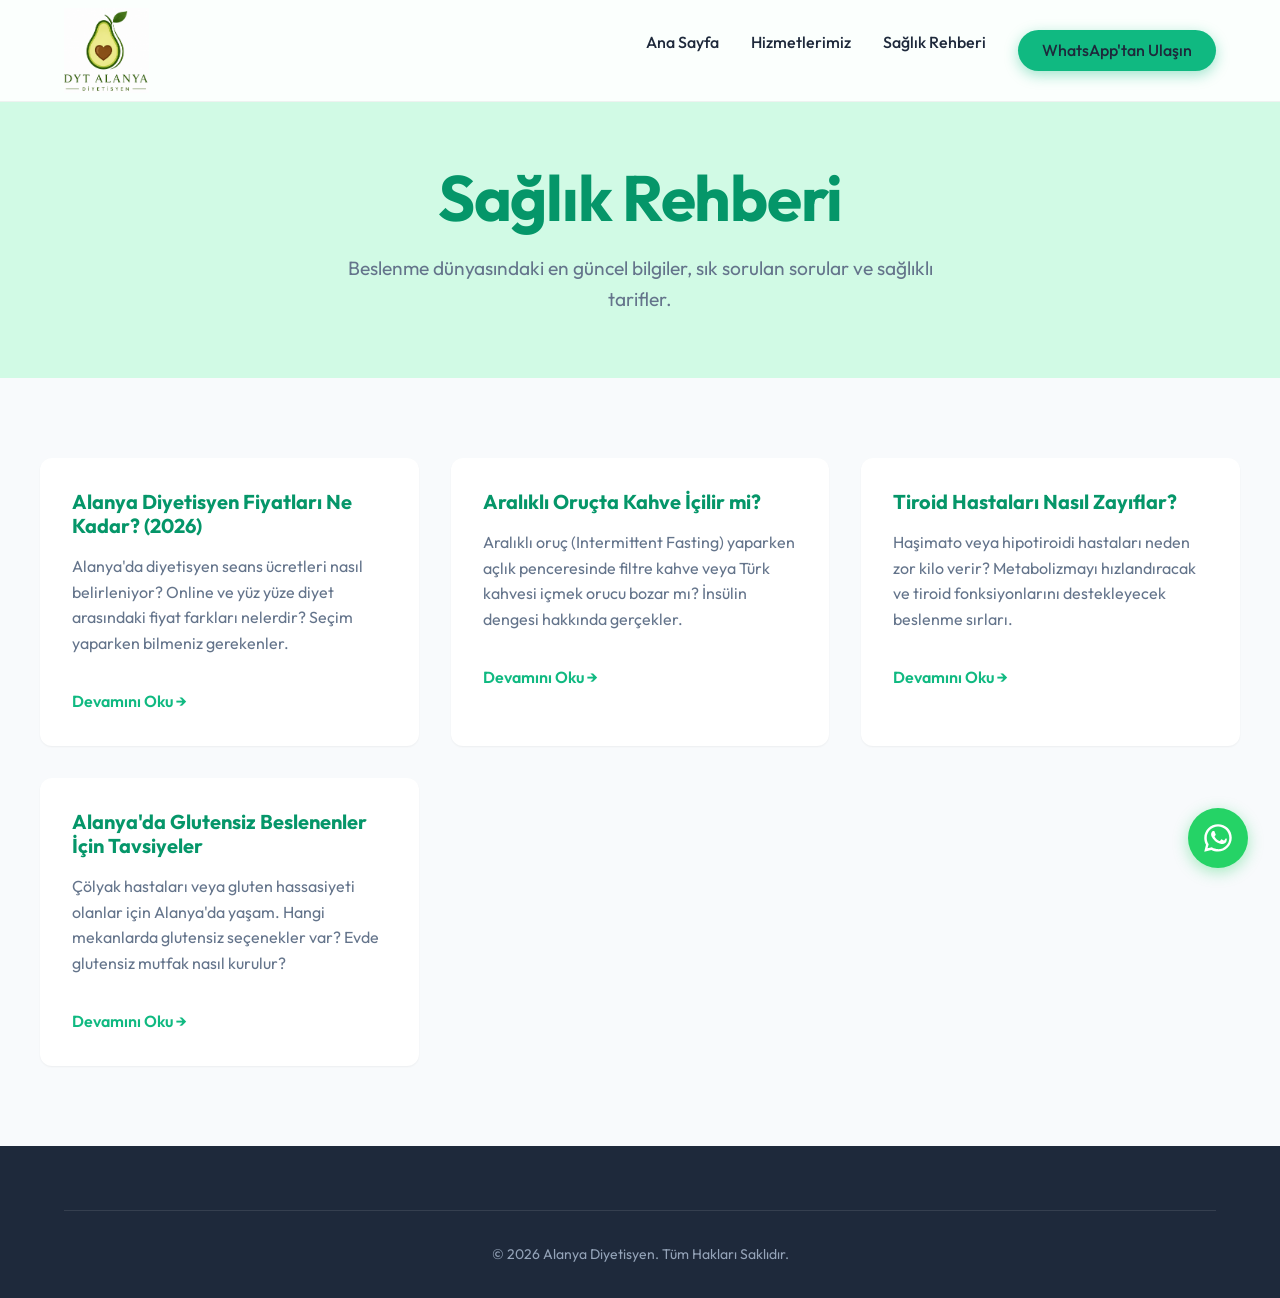
<file: blog.html>
﻿<!DOCTYPE html>
<html lang="tr">
<head>
    <meta charset="UTF-8">
    <meta name="viewport" content="width=device-width, initial-scale=1.0">
    <title>Sağlık Rehberi ve Blog | Alanya Diyetisyen</title>
    <meta name="description" content="Alanya diyetisyen sağlık rehberi. Zayıflama tüyoları, aralıklı oruç, diyet tarifler ve güncel beslenme makalelerini okuyun.">
    
    <script type="application/ld+json">
    {
      "@context": "https://schema.org",
      "@type": "MedicalClinic",
      "name": "Alanya Diyetisyen | Dyt. Alanya",
      "url": "https://www.dytalanya.com",
      "telephone": "+905332526620",
      "address": {
        "@type": "PostalAddress",
        "streetAddress": "Alanya Merkez",
        "addressLocality": "Alanya",
        "addressRegion": "Antalya",
        "postalCode": "07400",
        "addressCountry": "TR"
      }
    }
    </script>

    <link rel="stylesheet" href="styles.css">
    <style>
        .blog-grid {
            display: grid;
            grid-template-columns: repeat(auto-fit, minmax(300px, 1fr));
            gap: 2rem;
        }
        .blog-card {
            background: white;
            border-radius: var(--radius);
            padding: 2rem;
            box-shadow: var(--shadow-sm);
            transition: var(--transition);
        }
        .blog-card:hover {
            box-shadow: var(--shadow-md);
            transform: translateY(-5px);
        }
        .blog-card h3 {
            font-size: 1.25rem;
            margin-bottom: 1rem;
            color: var(--primary-dark);
        }
        .read-more {
            color: var(--primary);
            font-weight: 600;
            display: inline-block;
            margin-top: 1rem;
        }
    </style>
</head>
<body>

    <!-- Header -->
    <header class="header">
        <div class="container nav-container">
            <a href="index.html" class="logo">
                <img src="LOGO.png" alt="Alanya Diyetisyen Logo">
            </a>
            <button class="mobile-menu-btn" aria-label="Menüyü aç"><svg width="28" height="28" viewBox="0 0 24 24" fill="none" stroke="currentColor" stroke-width="2" stroke-linecap="round" stroke-linejoin="round"><line x1="3" y1="12" x2="21" y2="12"></line><line x1="3" y1="6" x2="21" y2="6"></line><line x1="3" y1="18" x2="21" y2="18"></line></svg></button>
            <nav class="nav-links">
                <a href="index.html">Ana Sayfa</a>
                <a href="index.html#hizmetler">Hizmetlerimiz</a>
                <a href="blog.html">Sağlık Rehberi</a>
                <a href="https://wa.me/905332526620" class="btn btn-primary" style="padding: 0.5rem 1.5rem;">WhatsApp'tan Ulaşın</a>
            </nav>
        </div>
    </header>

    <section class="page-header">
        <div class="container">
            <h1 style="color: var(--primary-dark);">Sağlık Rehberi</h1>
            <p style="font-size: 1.2rem; max-width: 600px; margin: 0 auto;">Beslenme dünyasındaki en güncel bilgiler, sık sorulan sorular ve sağlıklı tarifler.</p>
        </div>
    </section>

    <section class="section container">
        <div class="blog-grid">
            <!-- Article 1 -->
            <div class="blog-card">
                <h3>Alanya Diyetisyen Fiyatları Ne Kadar? (2026)</h3>
                <p>Alanya'da diyetisyen seans ücretleri nasıl belirleniyor? Online ve yüz yüze diyet arasındaki fiyat farkları nelerdir? Seçim yaparken bilmeniz gerekenler.</p>
                <a href="blog/alanya-diyetisyen-fiyatlari.html" class="read-more">Devamını Oku →</a>
            </div>

            <!-- Article 2 -->
            <div class="blog-card">
                <h3>Aralıklı Oruçta Kahve İçilir mi?</h3>
                <p>Aralıklı oruç (Intermittent Fasting) yaparken açlık penceresinde filtre kahve veya Türk kahvesi içmek orucu bozar mı? İnsülin dengesi hakkında gerçekler.</p>
                <a href="blog/aralikli-oruc.html" class="read-more">Devamını Oku →</a>
            </div>

            <!-- Article 3 -->
            <div class="blog-card">
                <h3>Tiroid Hastaları Nasıl Zayıflar?</h3>
                <p>Haşimato veya hipotiroidi hastaları neden zor kilo verir? Metabolizmayı hızlandıracak ve tiroid fonksiyonlarını destekleyecek beslenme sırları.</p>
                <a href="blog/tiroid-hastalari-nasil-zayiflar.html" class="read-more">Devamını Oku →</a>
            </div>
            
            <!-- Article 4 -->
            <div class="blog-card">
                <h3>Alanya'da Glutensiz Beslenenler İçin Tavsiyeler</h3>
                <p>Çölyak hastaları veya gluten hassasiyeti olanlar için Alanya'da yaşam. Hangi mekanlarda glutensiz seçenekler var? Evde glutensiz mutfak nasıl kurulur?</p>
                <a href="blog/alanya-glutensiz-beslenme.html" class="read-more">Devamını Oku →</a>
            </div>
        </div>
    </section>

    <footer class="footer" style="margin-top: 0;">
        <div class="container">
            <div class="footer-bottom">
                &copy; 2026 Alanya Diyetisyen. Tüm Hakları Saklıdır.
            </div>
        </div>
    </footer>
    <script src="script.js"></script>

    <!-- Floating WhatsApp Button -->
    <a href="https://wa.me/905332526620?text=Merhaba,%20bilgi%20alabilir%20miyim?" class="floating-whatsapp" target="_blank" rel="noopener noreferrer" aria-label="WhatsApp ile iletişime geçin">
        <svg viewBox="0 0 32 32" width="32" height="32" fill="currentColor">
            <path d="M16 2.25C8.4 2.25 2.25 8.4 2.25 16c0 2.44.63 4.75 1.75 6.78L2.25 29.75l7.16-1.87c2 .98 4.25 1.52 6.59 1.52 7.6 0 13.75-6.15 13.75-13.75S23.6 2.25 16 2.25zM16 27c-2.07 0-4.04-.54-5.78-1.5l-.41-.24-4.27 1.11 1.13-4.16-.27-.43c-1.07-1.74-1.65-3.76-1.65-5.9 0-6.22 5.06-11.28 11.28-11.28s11.28 5.06 11.28 11.28-5.06 11.28-11.28 11.28zm6.2-8.5c-.34-.17-2.01-1-2.32-1.11-.31-.11-.54-.17-.76.17s-.88 1.11-1.08 1.34c-.2.23-.4.26-.74.09-.34-.17-1.43-.53-2.73-1.69-1-1.01-1.68-2.26-1.88-2.6-.2-.34-.02-.53.15-.7.15-.15.34-.4.51-.6.17-.2.23-.34.34-.57.11-.23.06-.43-.03-.6-.09-.17-.76-1.84-1.04-2.52-.27-.67-.55-.58-.76-.59-.2-.01-.43-.01-.66-.01-.23 0-.6.09-.91.43-.31.34-1.2 1.17-1.2 2.85s1.23 3.3 1.4 3.53c.17.23 2.41 3.68 5.84 5.16 2.34 1 3.25 1.08 4.38.91 1.13-.17 3.22-1.31 3.68-2.59.46-1.28.46-2.38.32-2.59-.14-.21-.51-.33-.85-.5z"/>
        </svg>
    </a>
</body>
</html>
</file>
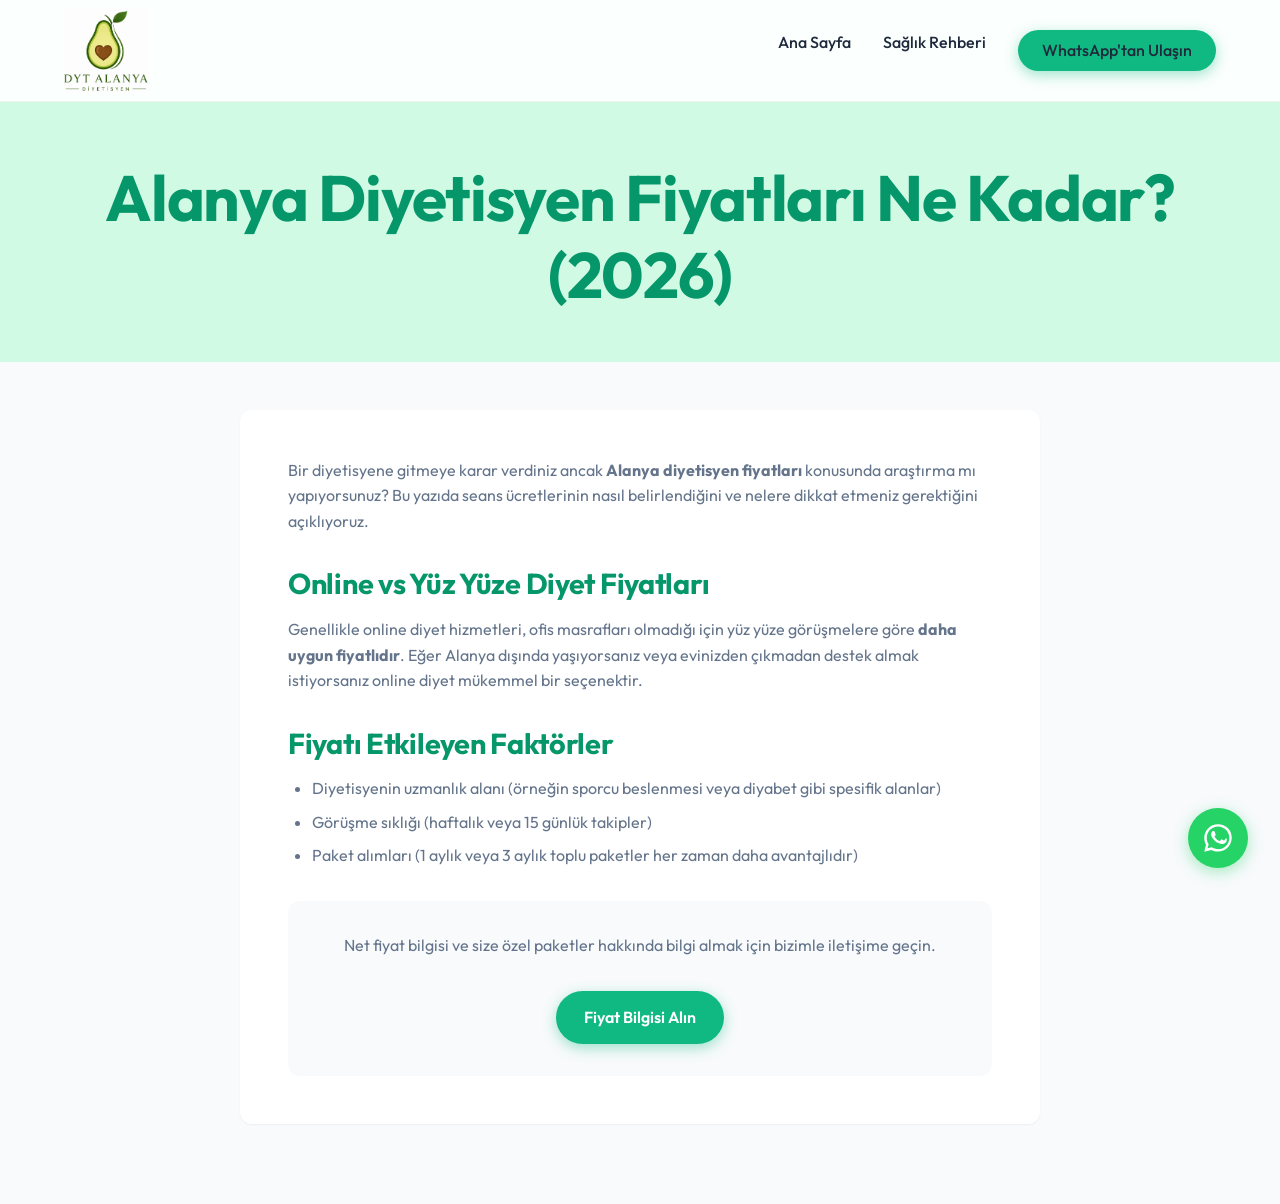
<file: blog/alanya-diyetisyen-fiyatlari.html>
﻿<!DOCTYPE html>
<html lang="tr">
<head>
    <meta charset="UTF-8">
    <meta name="viewport" content="width=device-width, initial-scale=1.0">
    <title>Alanya Diyetisyen Fiyatları Ne Kadar? (2026) | Alanya Diyetisyen</title>
    <meta name="description" content="Alanya'da diyetisyen seans ücretleri nasıl belirleniyor? Online ve yüz yüze diyet arasındaki fiyat farkları nelerdir?">
    
    <script type="application/ld+json">
    {
      "@context": "https://schema.org",
      "@type": "Article",
      "headline": "Alanya Diyetisyen Fiyatları Ne Kadar? (2026)",
      "author": {
        "@type": "Person",
        "name": "Dyt. Alanya"
      },
      "publisher": {
        "@type": "MedicalClinic",
        "name": "Alanya Diyetisyen"
      }
    }
    </script>

    <link rel="stylesheet" href="../styles.css">
</head>
<body>
    <header class="header">
        <div class="container nav-container">
            <a href="../index.html" class="logo">
                <img src="../LOGO.png" alt="Alanya Diyetisyen Logo">
            </a>
            <button class="mobile-menu-btn">â˜°</button>
            <nav class="nav-links">
                <a href="../index.html">Ana Sayfa</a>
                <a href="../blog.html">Sağlık Rehberi</a>
                <a href="https://wa.me/905332526620" class="btn btn-primary" style="padding: 0.5rem 1.5rem;">WhatsApp'tan Ulaşın</a>
            </nav>
        </div>
    </header>

    <section class="page-header" style="padding-bottom: 2rem;">
        <div class="container">
            <h1 style="color: var(--primary-dark);">Alanya Diyetisyen Fiyatları Ne Kadar? (2026)</h1>
        </div>
    </section>

    <section class="section container">
        <div class="content-section" style="max-width: 800px; margin: -2rem auto 0 auto;">
            <p>Bir diyetisyene gitmeye karar verdiniz ancak <strong>Alanya diyetisyen fiyatları</strong> konusunda araştırma mı yapıyorsunuz? Bu yazıda seans ücretlerinin nasıl belirlendiğini ve nelere dikkat etmeniz gerektiğini açıklıyoruz.</p>

            <h2>Online vs Yüz Yüze Diyet Fiyatları</h2>
            <p>Genellikle online diyet hizmetleri, ofis masrafları olmadığı için yüz yüze görüşmelere göre <strong>daha uygun fiyatlıdır</strong>. Eğer Alanya dışında yaşıyorsanız veya evinizden çıkmadan destek almak istiyorsanız online diyet mükemmel bir seçenektir.</p>
            
            <h2>Fiyatı Etkileyen Faktörler</h2>
            <ul>
                <li>Diyetisyenin uzmanlık alanı (örneğin sporcu beslenmesi veya diyabet gibi spesifik alanlar)</li>
                <li>Görüşme sıklığı (haftalık veya 15 günlük takipler)</li>
                <li>Paket alımları (1 aylık veya 3 aylık toplu paketler her zaman daha avantajlıdır)</li>
            </ul>

            <div style="background: var(--secondary); padding: 2rem; border-radius: 12px; margin-top: 2rem; text-align: center;">
                <p>Net fiyat bilgisi ve size özel paketler hakkında bilgi almak için bizimle iletişime geçin.</p>
                <a href="https://wa.me/905332526620" class="btn btn-primary" style="margin-top: 1rem;">Fiyat Bilgisi Alın</a>
            </div>
        </div>
    </section>

    <!-- Floating WhatsApp Button -->
    <a href="https://wa.me/905332526620?text=Merhaba,%20bilgi%20alabilir%20miyim?" class="floating-whatsapp" target="_blank" rel="noopener noreferrer" aria-label="WhatsApp ile iletişime geçin">
        <svg viewBox="0 0 32 32" width="32" height="32" fill="currentColor">
            <path d="M16 2.25C8.4 2.25 2.25 8.4 2.25 16c0 2.44.63 4.75 1.75 6.78L2.25 29.75l7.16-1.87c2 .98 4.25 1.52 6.59 1.52 7.6 0 13.75-6.15 13.75-13.75S23.6 2.25 16 2.25zM16 27c-2.07 0-4.04-.54-5.78-1.5l-.41-.24-4.27 1.11 1.13-4.16-.27-.43c-1.07-1.74-1.65-3.76-1.65-5.9 0-6.22 5.06-11.28 11.28-11.28s11.28 5.06 11.28 11.28-5.06 11.28-11.28 11.28zm6.2-8.5c-.34-.17-2.01-1-2.32-1.11-.31-.11-.54-.17-.76.17s-.88 1.11-1.08 1.34c-.2.23-.4.26-.74.09-.34-.17-1.43-.53-2.73-1.69-1-1.01-1.68-2.26-1.88-2.6-.2-.34-.02-.53.15-.7.15-.15.34-.4.51-.6.17-.2.23-.34.34-.57.11-.23.06-.43-.03-.6-.09-.17-.76-1.84-1.04-2.52-.27-.67-.55-.58-.76-.59-.2-.01-.43-.01-.66-.01-.23 0-.6.09-.91.43-.31.34-1.2 1.17-1.2 2.85s1.23 3.3 1.4 3.53c.17.23 2.41 3.68 5.84 5.16 2.34 1 3.25 1.08 4.38.91 1.13-.17 3.22-1.31 3.68-2.59.46-1.28.46-2.38.32-2.59-.14-.21-.51-.33-.85-.5z"/>
        </svg>
    </a>
</body>
</html>
</file>
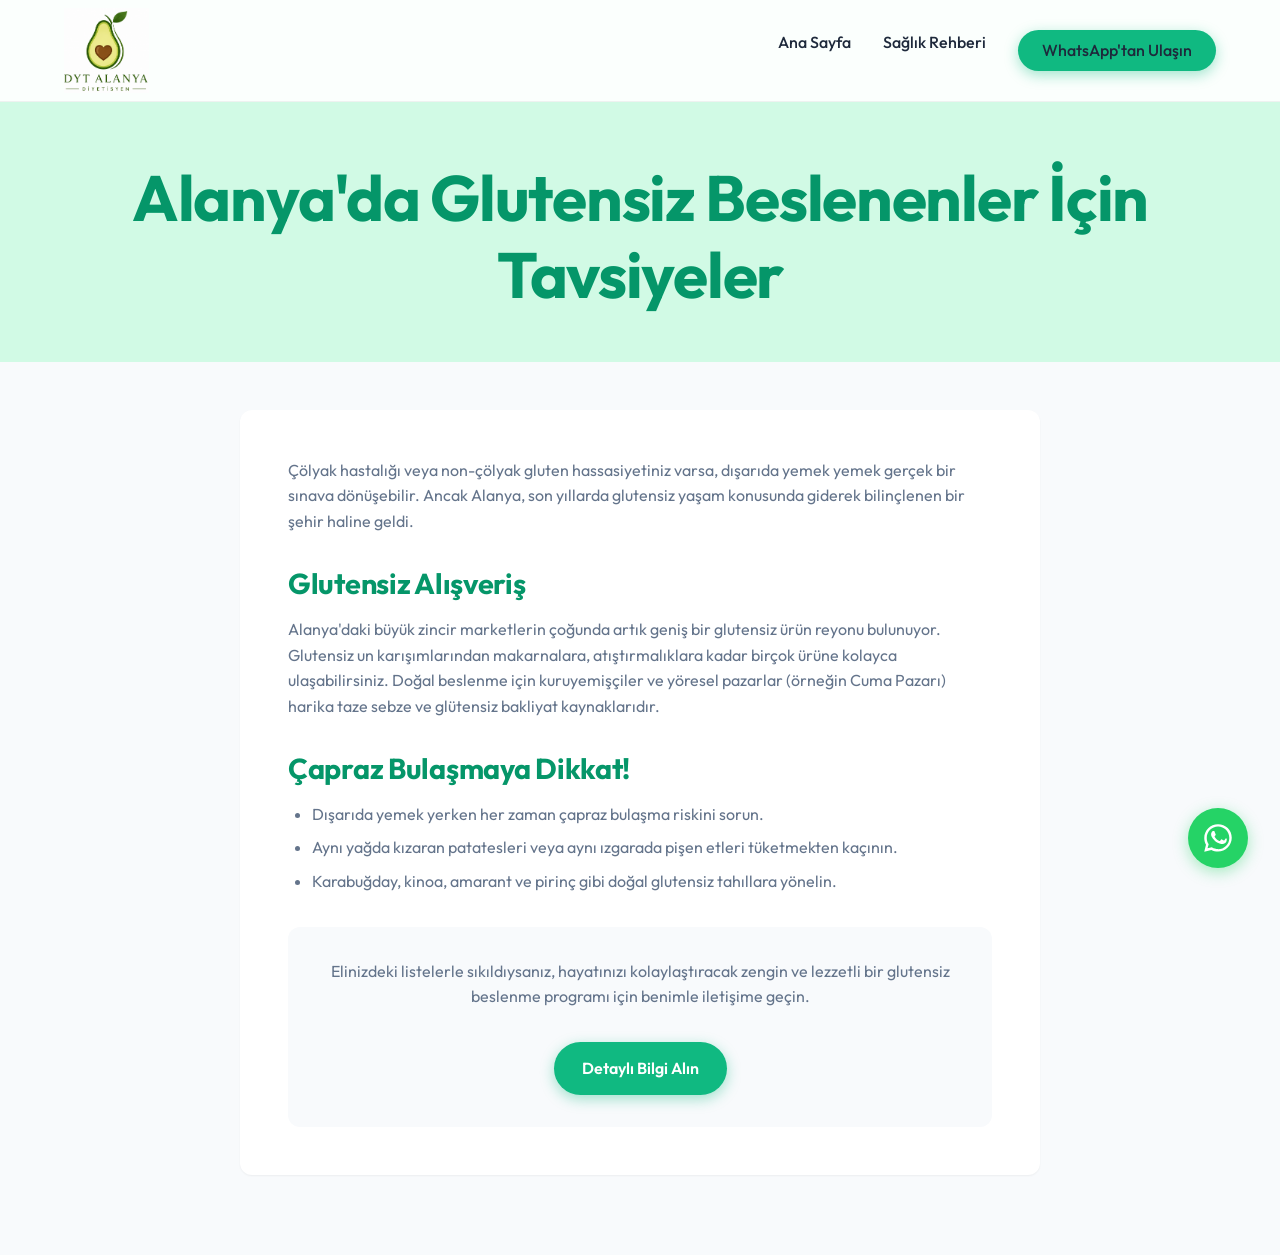
<file: blog/alanya-glutensiz-beslenme.html>
﻿<!DOCTYPE html>
<html lang="tr">
<head>
    <meta charset="UTF-8">
    <meta name="viewport" content="width=device-width, initial-scale=1.0">
    <title>Alanya'da Glutensiz Beslenenler İçin Tavsiyeler | Alanya Diyetisyen</title>
    <meta name="description" content="Çölyak hastaları veya gluten hassasiyeti olanlar için Alanya'da glutensiz beslenme rehberi.">
    
    <script type="application/ld+json">
    {
      "@context": "https://schema.org",
      "@type": "Article",
      "headline": "Alanya'da Glutensiz Beslenenler İçin Tavsiyeler",
      "author": {
        "@type": "Person",
        "name": "Dyt. Alanya"
      },
      "publisher": {
        "@type": "MedicalClinic",
        "name": "Alanya Diyetisyen"
      }
    }
    </script>

    <link rel="stylesheet" href="../styles.css">
</head>
<body>
    <header class="header">
        <div class="container nav-container">
            <a href="../index.html" class="logo">
                <img src="../LOGO.png" alt="Alanya Diyetisyen Logo">
            </a>
            <button class="mobile-menu-btn">â˜°</button>
            <nav class="nav-links">
                <a href="../index.html">Ana Sayfa</a>
                <a href="../blog.html">Sağlık Rehberi</a>
                <a href="https://wa.me/905332526620" class="btn btn-primary" style="padding: 0.5rem 1.5rem;">WhatsApp'tan Ulaşın</a>
            </nav>
        </div>
    </header>

    <section class="page-header" style="padding-bottom: 2rem;">
        <div class="container">
            <h1 style="color: var(--primary-dark);">Alanya'da Glutensiz Beslenenler İçin Tavsiyeler</h1>
        </div>
    </section>

    <section class="section container">
        <div class="content-section" style="max-width: 800px; margin: -2rem auto 0 auto;">
            <p>Çölyak hastalığı veya non-çölyak gluten hassasiyetiniz varsa, dışarıda yemek yemek gerçek bir sınava dönüşebilir. Ancak Alanya, son yıllarda glutensiz yaşam konusunda giderek bilinçlenen bir şehir haline geldi.</p>

            <h2>Glutensiz Alışveriş</h2>
            <p>Alanya'daki büyük zincir marketlerin çoğunda artık geniş bir glutensiz ürün reyonu bulunuyor. Glutensiz un karışımlarından makarnalara, atıştırmalıklara kadar birçok ürüne kolayca ulaşabilirsiniz. Doğal beslenme için kuruyemişçiler ve yöresel pazarlar (örneğin Cuma Pazarı) harika taze sebze ve glütensiz bakliyat kaynaklarıdır.</p>
            
            <h2>Çapraz Bulaşmaya Dikkat!</h2>
            <ul>
                <li>Dışarıda yemek yerken her zaman çapraz bulaşma riskini sorun.</li>
                <li>Aynı yağda kızaran patatesleri veya aynı ızgarada pişen etleri tüketmekten kaçının.</li>
                <li>Karabuğday, kinoa, amarant ve pirinç gibi doğal glutensiz tahıllara yönelin.</li>
            </ul>

            <div style="background: var(--secondary); padding: 2rem; border-radius: 12px; margin-top: 2rem; text-align: center;">
                <p>Elinizdeki listelerle sıkıldıysanız, hayatınızı kolaylaştıracak zengin ve lezzetli bir glutensiz beslenme programı için benimle iletişime geçin.</p>
                <a href="https://wa.me/905332526620" class="btn btn-primary" style="margin-top: 1rem;">Detaylı Bilgi Alın</a>
            </div>
        </div>
    </section>

    <!-- Floating WhatsApp Button -->
    <a href="https://wa.me/905332526620?text=Merhaba,%20bilgi%20alabilir%20miyim?" class="floating-whatsapp" target="_blank" rel="noopener noreferrer" aria-label="WhatsApp ile iletişime geçin">
        <svg viewBox="0 0 32 32" width="32" height="32" fill="currentColor">
            <path d="M16 2.25C8.4 2.25 2.25 8.4 2.25 16c0 2.44.63 4.75 1.75 6.78L2.25 29.75l7.16-1.87c2 .98 4.25 1.52 6.59 1.52 7.6 0 13.75-6.15 13.75-13.75S23.6 2.25 16 2.25zM16 27c-2.07 0-4.04-.54-5.78-1.5l-.41-.24-4.27 1.11 1.13-4.16-.27-.43c-1.07-1.74-1.65-3.76-1.65-5.9 0-6.22 5.06-11.28 11.28-11.28s11.28 5.06 11.28 11.28-5.06 11.28-11.28 11.28zm6.2-8.5c-.34-.17-2.01-1-2.32-1.11-.31-.11-.54-.17-.76.17s-.88 1.11-1.08 1.34c-.2.23-.4.26-.74.09-.34-.17-1.43-.53-2.73-1.69-1-1.01-1.68-2.26-1.88-2.6-.2-.34-.02-.53.15-.7.15-.15.34-.4.51-.6.17-.2.23-.34.34-.57.11-.23.06-.43-.03-.6-.09-.17-.76-1.84-1.04-2.52-.27-.67-.55-.58-.76-.59-.2-.01-.43-.01-.66-.01-.23 0-.6.09-.91.43-.31.34-1.2 1.17-1.2 2.85s1.23 3.3 1.4 3.53c.17.23 2.41 3.68 5.84 5.16 2.34 1 3.25 1.08 4.38.91 1.13-.17 3.22-1.31 3.68-2.59.46-1.28.46-2.38.32-2.59-.14-.21-.51-.33-.85-.5z"/>
        </svg>
    </a>
</body>
</html>
</file>
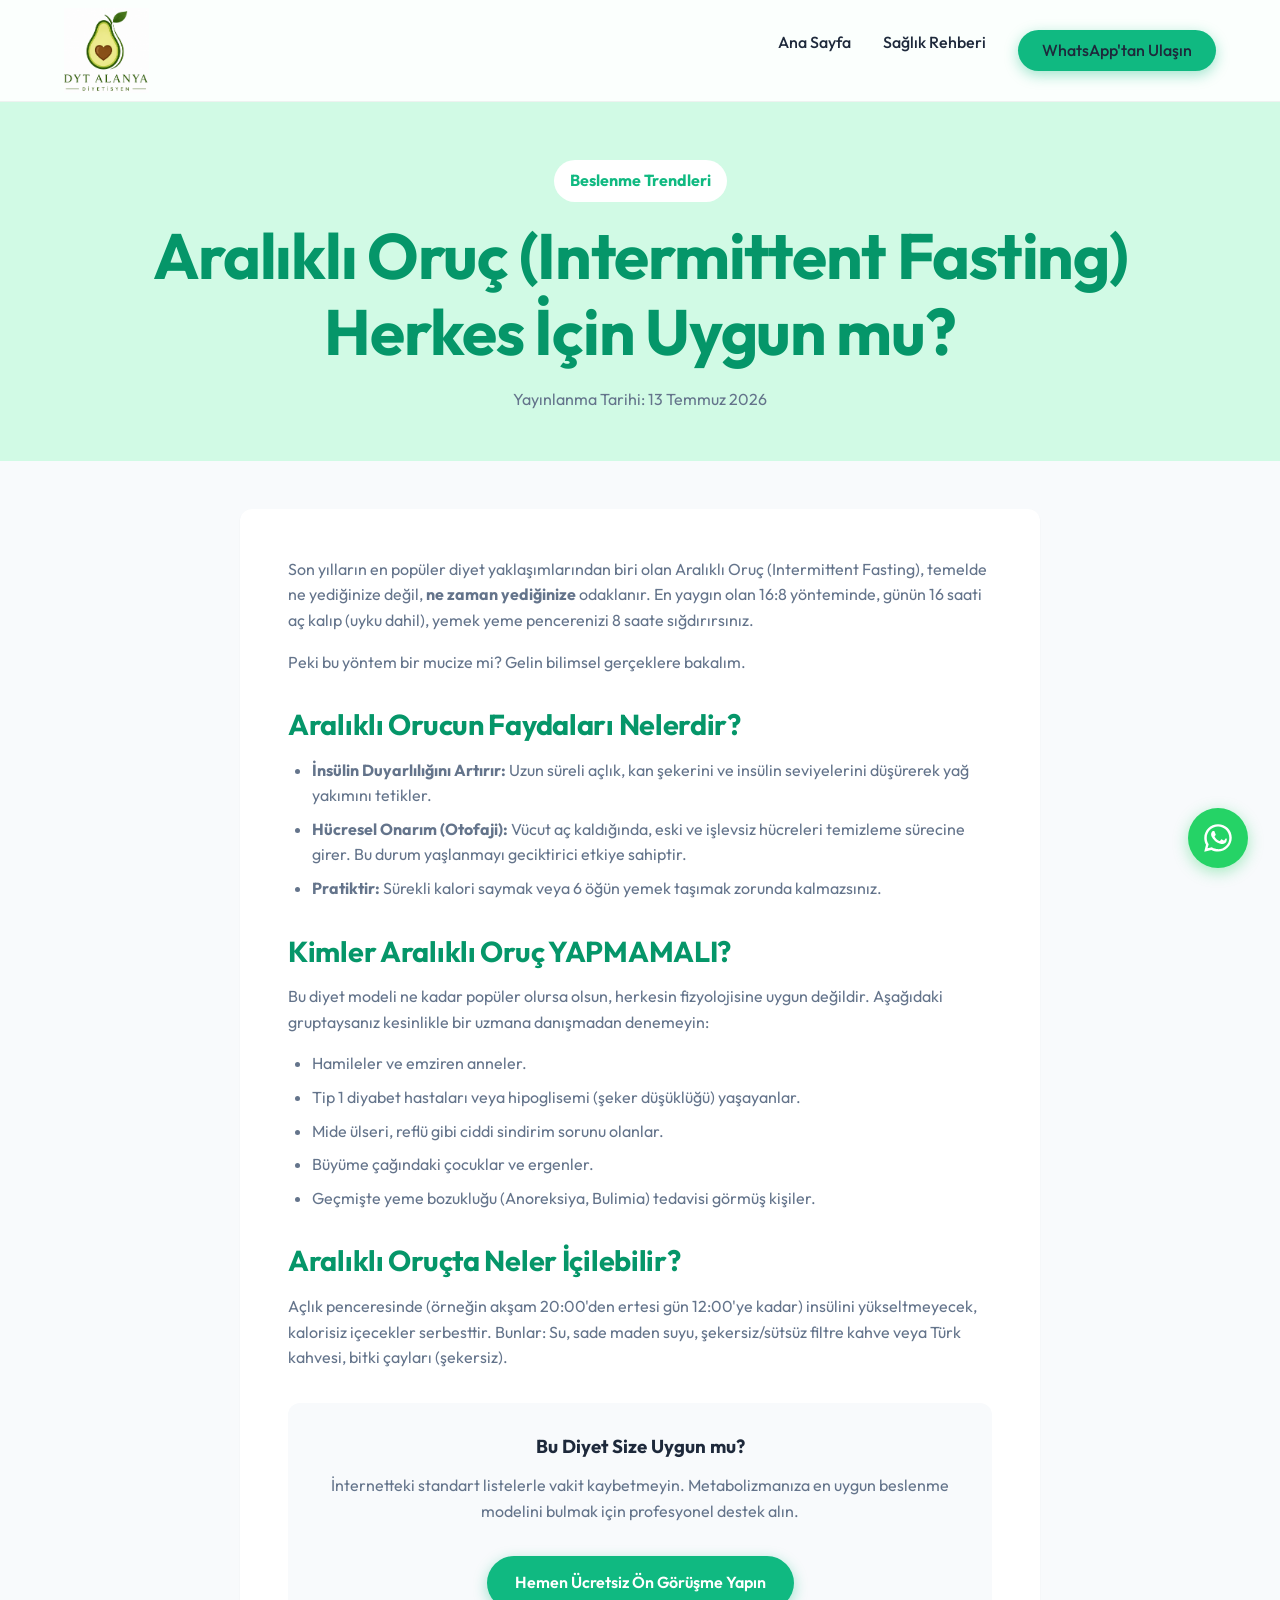
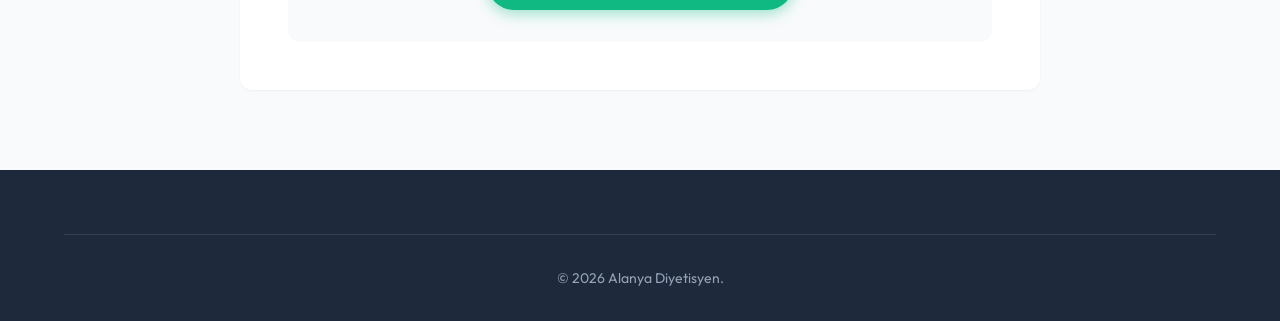
<file: blog/aralikli-oruc.html>
﻿<!DOCTYPE html>
<html lang="tr">
<head>
    <meta charset="UTF-8">
    <meta name="viewport" content="width=device-width, initial-scale=1.0">
    <title>Aralıklı Oruç (Intermittent Fasting) Herkes İçin Uygun mu? | Alanya Diyetisyen</title>
    <meta name="description" content="Aralıklı oruç zayıflatır mı? Kimler yapmamalı? 16:8 diyeti hakkında merak edilen her şey uzman diyetisyen kaleminden sizlerle.">
    <meta name="keywords" content="aralıklı oruç alanya, intermittent fasting nasıl yapılır, 16 8 diyeti">
    
    <script type="application/ld+json">
    {
      "@context": "https://schema.org",
      "@type": "Article",
      "headline": "Aralıklı Oruç (Intermittent Fasting) Herkes İçin Uygun mu?",
      "author": {
        "@type": "Person",
        "name": "Dyt. Alanya"
      },
      "publisher": {
        "@type": "MedicalClinic",
        "name": "Alanya Diyetisyen"
      },
      "datePublished": "2026-07-13"
    }
    </script>

    <link rel="stylesheet" href="../styles.css">
</head>
<body>

    <!-- Header -->
    <header class="header">
        <div class="container nav-container">
            <a href="../index.html" class="logo">
                <img src="../LOGO.png" alt="Alanya Diyetisyen Logo">
            </a>
            <button class="mobile-menu-btn" aria-label="Menüyü aç"><svg width="28" height="28" viewBox="0 0 24 24" fill="none" stroke="currentColor" stroke-width="2" stroke-linecap="round" stroke-linejoin="round"><line x1="3" y1="12" x2="21" y2="12"></line><line x1="3" y1="6" x2="21" y2="6"></line><line x1="3" y1="18" x2="21" y2="18"></line></svg></button>
            <nav class="nav-links">
                <a href="../index.html">Ana Sayfa</a>
                <a href="../blog.html">Sağlık Rehberi</a>
                <a href="https://wa.me/905332526620" class="btn btn-primary" style="padding: 0.5rem 1.5rem;">WhatsApp'tan Ulaşın</a>
            </nav>
        </div>
    </header>

    <section class="page-header" style="padding-bottom: 2rem;">
        <div class="container">
            <div class="badge" style="background: white; color: var(--primary); padding: 0.5rem 1rem; border-radius: 50px; display: inline-block; font-weight: bold; margin-bottom: 1rem;">Beslenme Trendleri</div>
            <h1 style="color: var(--primary-dark);">Aralıklı Oruç (Intermittent Fasting) Herkes İçin Uygun mu?</h1>
            <p style="color: var(--text-muted);">Yayınlanma Tarihi: 13 Temmuz 2026</p>
        </div>
    </section>

    <section class="section container">
        <div class="content-section" style="max-width: 800px; margin: -2rem auto 0 auto;">
            <p>Son yılların en popüler diyet yaklaşımlarından biri olan Aralıklı Oruç (Intermittent Fasting), temelde ne yediğinize değil, <strong>ne zaman yediğinize</strong> odaklanır. En yaygın olan 16:8 yönteminde, günün 16 saati aç kalıp (uyku dahil), yemek yeme pencerenizi 8 saate sığdırırsınız.</p>
            
            <p>Peki bu yöntem bir mucize mi? Gelin bilimsel gerçeklere bakalım.</p>

            <h2>Aralıklı Orucun Faydaları Nelerdir?</h2>
            <ul>
                <li><strong>İnsülin Duyarlılığını Artırır:</strong> Uzun süreli açlık, kan şekerini ve insülin seviyelerini düşürerek yağ yakımını tetikler.</li>
                <li><strong>Hücresel Onarım (Otofaji):</strong> Vücut aç kaldığında, eski ve işlevsiz hücreleri temizleme sürecine girer. Bu durum yaşlanmayı geciktirici etkiye sahiptir.</li>
                <li><strong>Pratiktir:</strong> Sürekli kalori saymak veya 6 öğün yemek taşımak zorunda kalmazsınız.</li>
            </ul>

            <h2>Kimler Aralıklı Oruç YAPMAMALI?</h2>
            <p>Bu diyet modeli ne kadar popüler olursa olsun, herkesin fizyolojisine uygun değildir. Aşağıdaki gruptaysanız kesinlikle bir uzmana danışmadan denemeyin:</p>
            <ul>
                <li>Hamileler ve emziren anneler.</li>
                <li>Tip 1 diyabet hastaları veya hipoglisemi (şeker düşüklüğü) yaşayanlar.</li>
                <li>Mide ülseri, reflü gibi ciddi sindirim sorunu olanlar.</li>
                <li>Büyüme çağındaki çocuklar ve ergenler.</li>
                <li>Geçmişte yeme bozukluğu (Anoreksiya, Bulimia) tedavisi görmüş kişiler.</li>
            </ul>

            <h2>Aralıklı Oruçta Neler İçilebilir?</h2>
            <p>Açlık penceresinde (örneğin akşam 20:00'den ertesi gün 12:00'ye kadar) insülini yükseltmeyecek, kalorisiz içecekler serbesttir. Bunlar: Su, sade maden suyu, şekersiz/sütsüz filtre kahve veya Türk kahvesi, bitki çayları (şekersiz).</p>

            <div style="background: var(--secondary); padding: 2rem; border-radius: 12px; margin-top: 2rem; text-align: center;">
                <h3 style="margin-bottom: 1rem;">Bu Diyet Size Uygun mu?</h3>
                <p>İnternetteki standart listelerle vakit kaybetmeyin. Metabolizmanıza en uygun beslenme modelini bulmak için profesyonel destek alın.</p>
                <a href="https://wa.me/905332526620" class="btn btn-primary" style="margin-top: 1rem;">Hemen Ücretsiz Ön Görüşme Yapın</a>
            </div>
        </div>
    </section>

    <footer class="footer" style="margin-top: 0;">
        <div class="container">
            <div class="footer-bottom">
                &copy; 2026 Alanya Diyetisyen.
            </div>
        </div>
    </footer>
    <script src="../script.js"></script>

    <!-- Floating WhatsApp Button -->
    <a href="https://wa.me/905332526620?text=Merhaba,%20bilgi%20alabilir%20miyim?" class="floating-whatsapp" target="_blank" rel="noopener noreferrer" aria-label="WhatsApp ile iletişime geçin">
        <svg viewBox="0 0 32 32" width="32" height="32" fill="currentColor">
            <path d="M16 2.25C8.4 2.25 2.25 8.4 2.25 16c0 2.44.63 4.75 1.75 6.78L2.25 29.75l7.16-1.87c2 .98 4.25 1.52 6.59 1.52 7.6 0 13.75-6.15 13.75-13.75S23.6 2.25 16 2.25zM16 27c-2.07 0-4.04-.54-5.78-1.5l-.41-.24-4.27 1.11 1.13-4.16-.27-.43c-1.07-1.74-1.65-3.76-1.65-5.9 0-6.22 5.06-11.28 11.28-11.28s11.28 5.06 11.28 11.28-5.06 11.28-11.28 11.28zm6.2-8.5c-.34-.17-2.01-1-2.32-1.11-.31-.11-.54-.17-.76.17s-.88 1.11-1.08 1.34c-.2.23-.4.26-.74.09-.34-.17-1.43-.53-2.73-1.69-1-1.01-1.68-2.26-1.88-2.6-.2-.34-.02-.53.15-.7.15-.15.34-.4.51-.6.17-.2.23-.34.34-.57.11-.23.06-.43-.03-.6-.09-.17-.76-1.84-1.04-2.52-.27-.67-.55-.58-.76-.59-.2-.01-.43-.01-.66-.01-.23 0-.6.09-.91.43-.31.34-1.2 1.17-1.2 2.85s1.23 3.3 1.4 3.53c.17.23 2.41 3.68 5.84 5.16 2.34 1 3.25 1.08 4.38.91 1.13-.17 3.22-1.31 3.68-2.59.46-1.28.46-2.38.32-2.59-.14-.21-.51-.33-.85-.5z"/>
        </svg>
    </a>
</body>
</html>
</file>
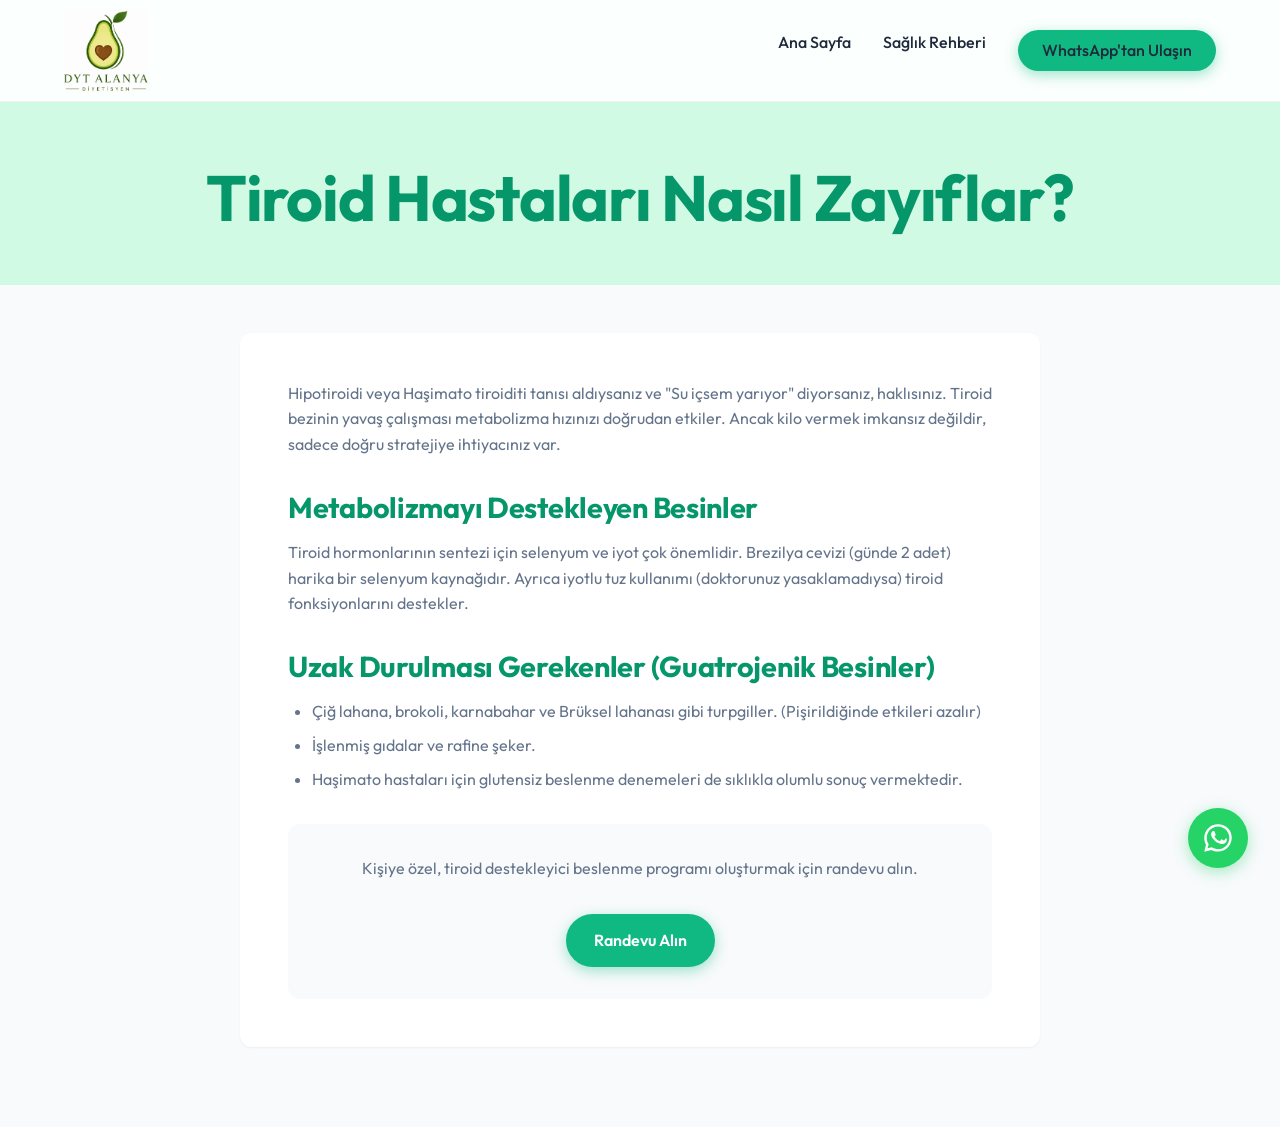
<file: blog/tiroid-hastalari-nasil-zayiflar.html>
﻿<!DOCTYPE html>
<html lang="tr">
<head>
    <meta charset="UTF-8">
    <meta name="viewport" content="width=device-width, initial-scale=1.0">
    <title>Tiroid Hastaları Nasıl Zayıflar? | Alanya Diyetisyen</title>
    <meta name="description" content="Haşimato veya hipotiroidi hastaları neden zor kilo verir? Tiroid hastaları için metabolizmayı hızlandıracak beslenme sırları.">
    
    <script type="application/ld+json">
    {
      "@context": "https://schema.org",
      "@type": "Article",
      "headline": "Tiroid Hastaları Nasıl Zayıflar?",
      "author": {
        "@type": "Person",
        "name": "Dyt. Alanya"
      },
      "publisher": {
        "@type": "MedicalClinic",
        "name": "Alanya Diyetisyen"
      }
    }
    </script>

    <link rel="stylesheet" href="../styles.css">
</head>
<body>
    <header class="header">
        <div class="container nav-container">
            <a href="../index.html" class="logo">
                <img src="../LOGO.png" alt="Alanya Diyetisyen Logo">
            </a>
            <button class="mobile-menu-btn">â˜°</button>
            <nav class="nav-links">
                <a href="../index.html">Ana Sayfa</a>
                <a href="../blog.html">Sağlık Rehberi</a>
                <a href="https://wa.me/905332526620" class="btn btn-primary" style="padding: 0.5rem 1.5rem;">WhatsApp'tan Ulaşın</a>
            </nav>
        </div>
    </header>

    <section class="page-header" style="padding-bottom: 2rem;">
        <div class="container">
            <h1 style="color: var(--primary-dark);">Tiroid Hastaları Nasıl Zayıflar?</h1>
        </div>
    </section>

    <section class="section container">
        <div class="content-section" style="max-width: 800px; margin: -2rem auto 0 auto;">
            <p>Hipotiroidi veya Haşimato tiroiditi tanısı aldıysanız ve "Su içsem yarıyor" diyorsanız, haklısınız. Tiroid bezinin yavaş çalışması metabolizma hızınızı doğrudan etkiler. Ancak kilo vermek imkansız değildir, sadece doğru stratejiye ihtiyacınız var.</p>

            <h2>Metabolizmayı Destekleyen Besinler</h2>
            <p>Tiroid hormonlarının sentezi için selenyum ve iyot çok önemlidir. Brezilya cevizi (günde 2 adet) harika bir selenyum kaynağıdır. Ayrıca iyotlu tuz kullanımı (doktorunuz yasaklamadıysa) tiroid fonksiyonlarını destekler.</p>
            
            <h2>Uzak Durulması Gerekenler (Guatrojenik Besinler)</h2>
            <ul>
                <li>Çiğ lahana, brokoli, karnabahar ve Brüksel lahanası gibi turpgiller. (Pişirildiğinde etkileri azalır)</li>
                <li>İşlenmiş gıdalar ve rafine şeker.</li>
                <li>Haşimato hastaları için glutensiz beslenme denemeleri de sıklıkla olumlu sonuç vermektedir.</li>
            </ul>

            <div style="background: var(--secondary); padding: 2rem; border-radius: 12px; margin-top: 2rem; text-align: center;">
                <p>Kişiye özel, tiroid destekleyici beslenme programı oluşturmak için randevu alın.</p>
                <a href="https://wa.me/905332526620" class="btn btn-primary" style="margin-top: 1rem;">Randevu Alın</a>
            </div>
        </div>
    </section>

    <!-- Floating WhatsApp Button -->
    <a href="https://wa.me/905332526620?text=Merhaba,%20bilgi%20alabilir%20miyim?" class="floating-whatsapp" target="_blank" rel="noopener noreferrer" aria-label="WhatsApp ile iletişime geçin">
        <svg viewBox="0 0 32 32" width="32" height="32" fill="currentColor">
            <path d="M16 2.25C8.4 2.25 2.25 8.4 2.25 16c0 2.44.63 4.75 1.75 6.78L2.25 29.75l7.16-1.87c2 .98 4.25 1.52 6.59 1.52 7.6 0 13.75-6.15 13.75-13.75S23.6 2.25 16 2.25zM16 27c-2.07 0-4.04-.54-5.78-1.5l-.41-.24-4.27 1.11 1.13-4.16-.27-.43c-1.07-1.74-1.65-3.76-1.65-5.9 0-6.22 5.06-11.28 11.28-11.28s11.28 5.06 11.28 11.28-5.06 11.28-11.28 11.28zm6.2-8.5c-.34-.17-2.01-1-2.32-1.11-.31-.11-.54-.17-.76.17s-.88 1.11-1.08 1.34c-.2.23-.4.26-.74.09-.34-.17-1.43-.53-2.73-1.69-1-1.01-1.68-2.26-1.88-2.6-.2-.34-.02-.53.15-.7.15-.15.34-.4.51-.6.17-.2.23-.34.34-.57.11-.23.06-.43-.03-.6-.09-.17-.76-1.84-1.04-2.52-.27-.67-.55-.58-.76-.59-.2-.01-.43-.01-.66-.01-.23 0-.6.09-.91.43-.31.34-1.2 1.17-1.2 2.85s1.23 3.3 1.4 3.53c.17.23 2.41 3.68 5.84 5.16 2.34 1 3.25 1.08 4.38.91 1.13-.17 3.22-1.31 3.68-2.59.46-1.28.46-2.38.32-2.59-.14-.21-.51-.33-.85-.5z"/>
        </svg>
    </a>
</body>
</html>
</file>
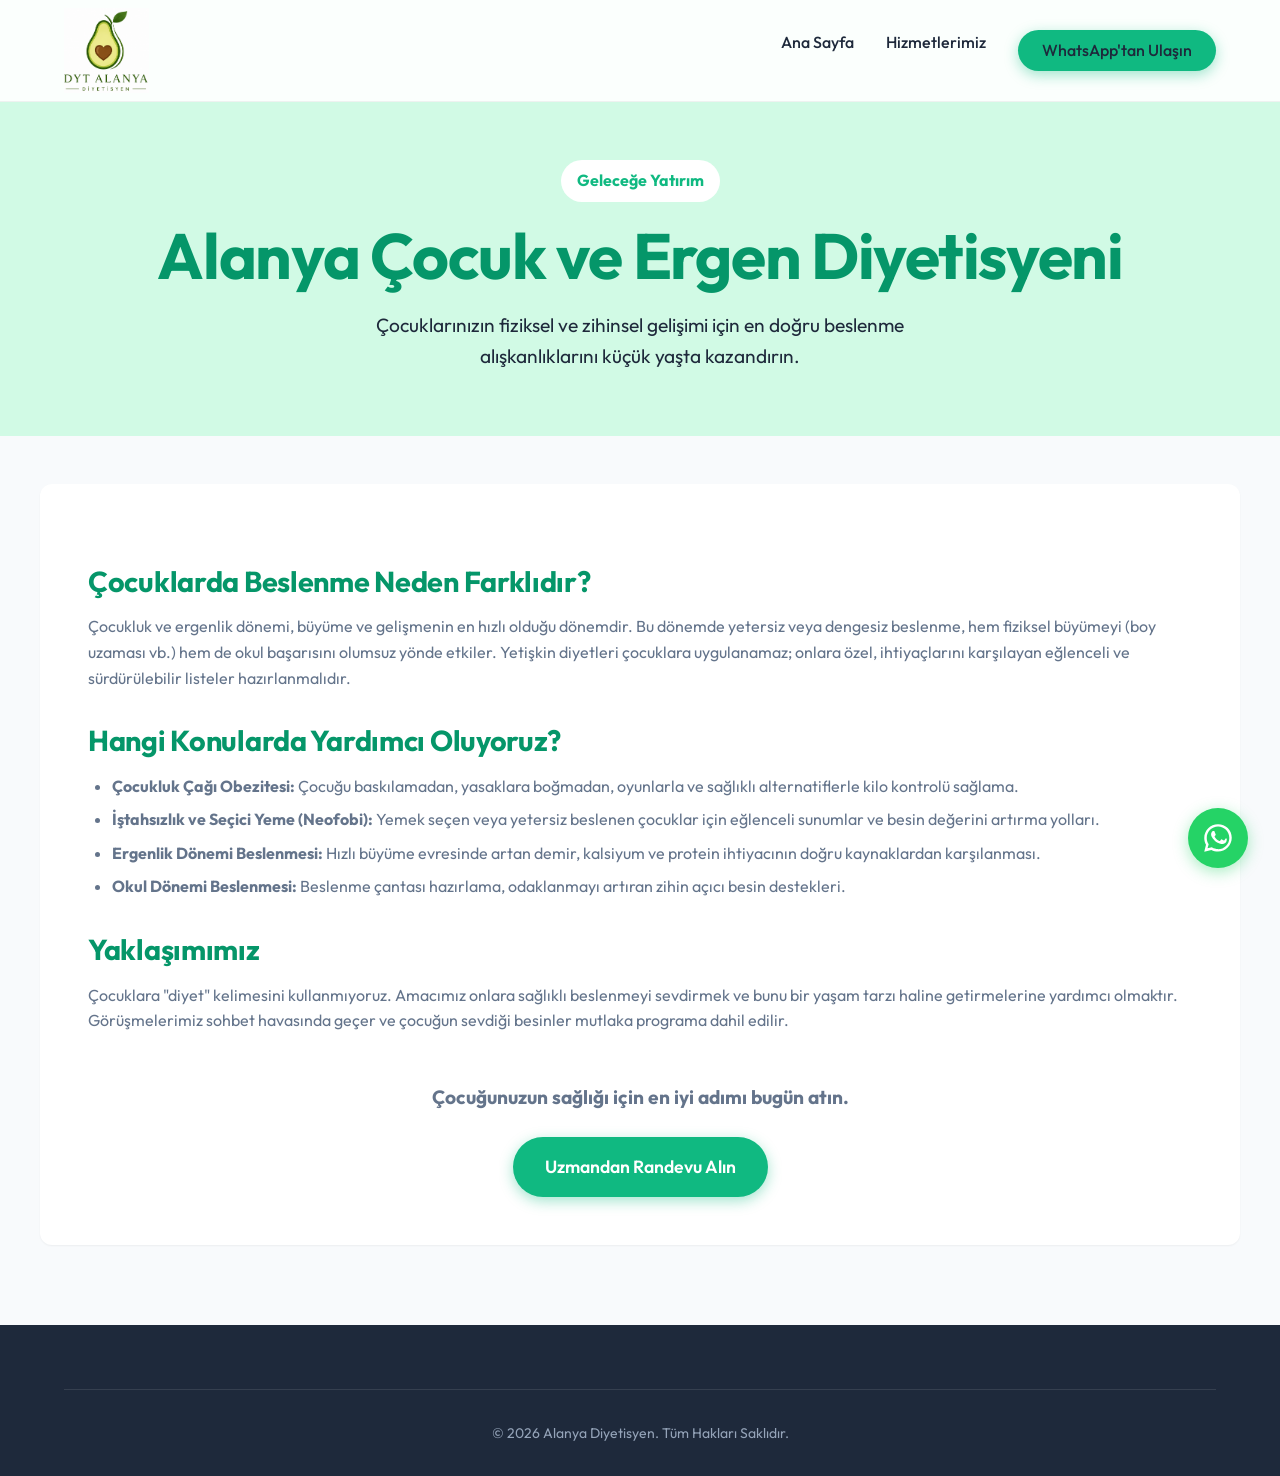
<file: hizmetler/cocuk-beslenmesi.html>
﻿<!DOCTYPE html>
<html lang="tr">
<head>
    <meta charset="UTF-8">
    <meta name="viewport" content="width=device-width, initial-scale=1.0">
    <!-- SEO Meta Tags - HIGHLY OPTIMIZED -->
    <title>Alanya Çocuk ve Ergen Diyetisyeni | Büyüme Çağı Beslenmesi</title>
    <meta name="description" content="Alanya çocuk diyetisyeni ile büyüme çağındaki çocuğunuz için en doğru beslenme programını oluşturun. Obezite, iştahsızlık ve sağlıklı gelişim için uzman desteği.">
    <meta name="keywords" content="Alanya çocuk diyetisyeni, ergen beslenmesi alanya, çocuklarda obezite tedavisi, iştahsız çocuk diyeti">
    
    <script type="application/ld+json">
    {
      "@context": "https://schema.org",
      "@type": "MedicalClinic",
      "name": "Alanya Diyetisyen | Dyt. Alanya",
      "url": "https://www.dytalanya.com",
      "telephone": "+905332526620",
      "address": {
        "@type": "PostalAddress",
        "streetAddress": "Alanya Merkez",
        "addressLocality": "Alanya",
        "addressRegion": "Antalya",
        "postalCode": "07400",
        "addressCountry": "TR"
      }
    }
    </script>
    <link rel="stylesheet" href="../styles.css">
</head>
<body>

    <!-- Header -->
    <header class="header">
        <div class="container nav-container">
            <a href="../index.html" class="logo">
                <img src="../LOGO.png" alt="Alanya Diyetisyen Logo">
            </a>
            <button class="mobile-menu-btn" aria-label="Menüyü aç"><svg width="28" height="28" viewBox="0 0 24 24" fill="none" stroke="currentColor" stroke-width="2" stroke-linecap="round" stroke-linejoin="round"><line x1="3" y1="12" x2="21" y2="12"></line><line x1="3" y1="6" x2="21" y2="6"></line><line x1="3" y1="18" x2="21" y2="18"></line></svg></button>
            <nav class="nav-links">
                <a href="../index.html">Ana Sayfa</a>
                <a href="../index.html#hizmetler">Hizmetlerimiz</a>
                <a href="https://wa.me/905332526620" class="btn btn-primary" style="padding: 0.5rem 1.5rem;">WhatsApp'tan Ulaşın</a>
            </nav>
        </div>
    </header>

    <!-- Page Header -->
    <section class="page-header">
        <div class="container">
            <div class="badge" style="background: white; color: var(--primary); padding: 0.5rem 1rem; border-radius: 50px; display: inline-block; font-weight: bold; margin-bottom: 1rem;">Geleceğe Yatırım</div>
            <h1 style="color: var(--primary-dark);">Alanya Çocuk ve Ergen Diyetisyeni</h1>
            <p style="font-size: 1.2rem; max-width: 600px; margin: 0 auto; color: var(--text-main);">Çocuklarınızın fiziksel ve zihinsel gelişimi için en doğru beslenme alışkanlıklarını küçük yaşta kazandırın.</p>
        </div>
    </section>

    <!-- Content Section -->
    <section class="section container">
        <div class="content-section">
            <h2>Çocuklarda Beslenme Neden Farklıdır?</h2>
            <p>Çocukluk ve ergenlik dönemi, büyüme ve gelişmenin en hızlı olduğu dönemdir. Bu dönemde yetersiz veya dengesiz beslenme, hem fiziksel büyümeyi (boy uzaması vb.) hem de okul başarısını olumsuz yönde etkiler. Yetişkin diyetleri çocuklara uygulanamaz; onlara özel, ihtiyaçlarını karşılayan eğlenceli ve sürdürülebilir listeler hazırlanmalıdır.</p>
            
            <h2>Hangi Konularda Yardımcı Oluyoruz?</h2>
            <ul>
                <li><strong>Çocukluk Çağı Obezitesi:</strong> Çocuğu baskılamadan, yasaklara boğmadan, oyunlarla ve sağlıklı alternatiflerle kilo kontrolü sağlama.</li>
                <li><strong>İştahsızlık ve Seçici Yeme (Neofobi):</strong> Yemek seçen veya yetersiz beslenen çocuklar için eğlenceli sunumlar ve besin değerini artırma yolları.</li>
                <li><strong>Ergenlik Dönemi Beslenmesi:</strong> Hızlı büyüme evresinde artan demir, kalsiyum ve protein ihtiyacının doğru kaynaklardan karşılanması.</li>
                <li><strong>Okul Dönemi Beslenmesi:</strong> Beslenme çantası hazırlama, odaklanmayı artıran zihin açıcı besin destekleri.</li>
            </ul>

            <h2>Yaklaşımımız</h2>
            <p>Çocuklara "diyet" kelimesini kullanmıyoruz. Amacımız onlara sağlıklı beslenmeyi sevdirmek ve bunu bir yaşam tarzı haline getirmelerine yardımcı olmaktır. Görüşmelerimiz sohbet havasında geçer ve çocuğun sevdiği besinler mutlaka programa dahil edilir.</p>

            <div style="margin-top: 3rem; text-align: center;">
                <p style="font-size: 1.2rem; font-weight: bold; margin-bottom: 1.5rem;">Çocuğunuzun sağlığı için en iyi adımı bugün atın.</p>
                <a href="https://wa.me/905332526620" class="btn btn-primary" style="font-size: 1.1rem; padding: 1rem 2rem;">Uzmandan Randevu Alın</a>
            </div>
        </div>
    </section>

    <footer class="footer" style="margin-top: 0;">
        <div class="container">
            <div class="footer-bottom">
                &copy; 2026 Alanya Diyetisyen. Tüm Hakları Saklıdır.
            </div>
        </div>
    </footer>
    <script src="../script.js"></script>

    <!-- Floating WhatsApp Button -->
    <a href="https://wa.me/905332526620?text=Merhaba,%20bilgi%20alabilir%20miyim?" class="floating-whatsapp" target="_blank" rel="noopener noreferrer" aria-label="WhatsApp ile iletişime geçin">
        <svg viewBox="0 0 32 32" width="32" height="32" fill="currentColor">
            <path d="M16 2.25C8.4 2.25 2.25 8.4 2.25 16c0 2.44.63 4.75 1.75 6.78L2.25 29.75l7.16-1.87c2 .98 4.25 1.52 6.59 1.52 7.6 0 13.75-6.15 13.75-13.75S23.6 2.25 16 2.25zM16 27c-2.07 0-4.04-.54-5.78-1.5l-.41-.24-4.27 1.11 1.13-4.16-.27-.43c-1.07-1.74-1.65-3.76-1.65-5.9 0-6.22 5.06-11.28 11.28-11.28s11.28 5.06 11.28 11.28-5.06 11.28-11.28 11.28zm6.2-8.5c-.34-.17-2.01-1-2.32-1.11-.31-.11-.54-.17-.76.17s-.88 1.11-1.08 1.34c-.2.23-.4.26-.74.09-.34-.17-1.43-.53-2.73-1.69-1-1.01-1.68-2.26-1.88-2.6-.2-.34-.02-.53.15-.7.15-.15.34-.4.51-.6.17-.2.23-.34.34-.57.11-.23.06-.43-.03-.6-.09-.17-.76-1.84-1.04-2.52-.27-.67-.55-.58-.76-.59-.2-.01-.43-.01-.66-.01-.23 0-.6.09-.91.43-.31.34-1.2 1.17-1.2 2.85s1.23 3.3 1.4 3.53c.17.23 2.41 3.68 5.84 5.16 2.34 1 3.25 1.08 4.38.91 1.13-.17 3.22-1.31 3.68-2.59.46-1.28.46-2.38.32-2.59-.14-.21-.51-.33-.85-.5z"/>
        </svg>
    </a>
</body>
</html>
</file>
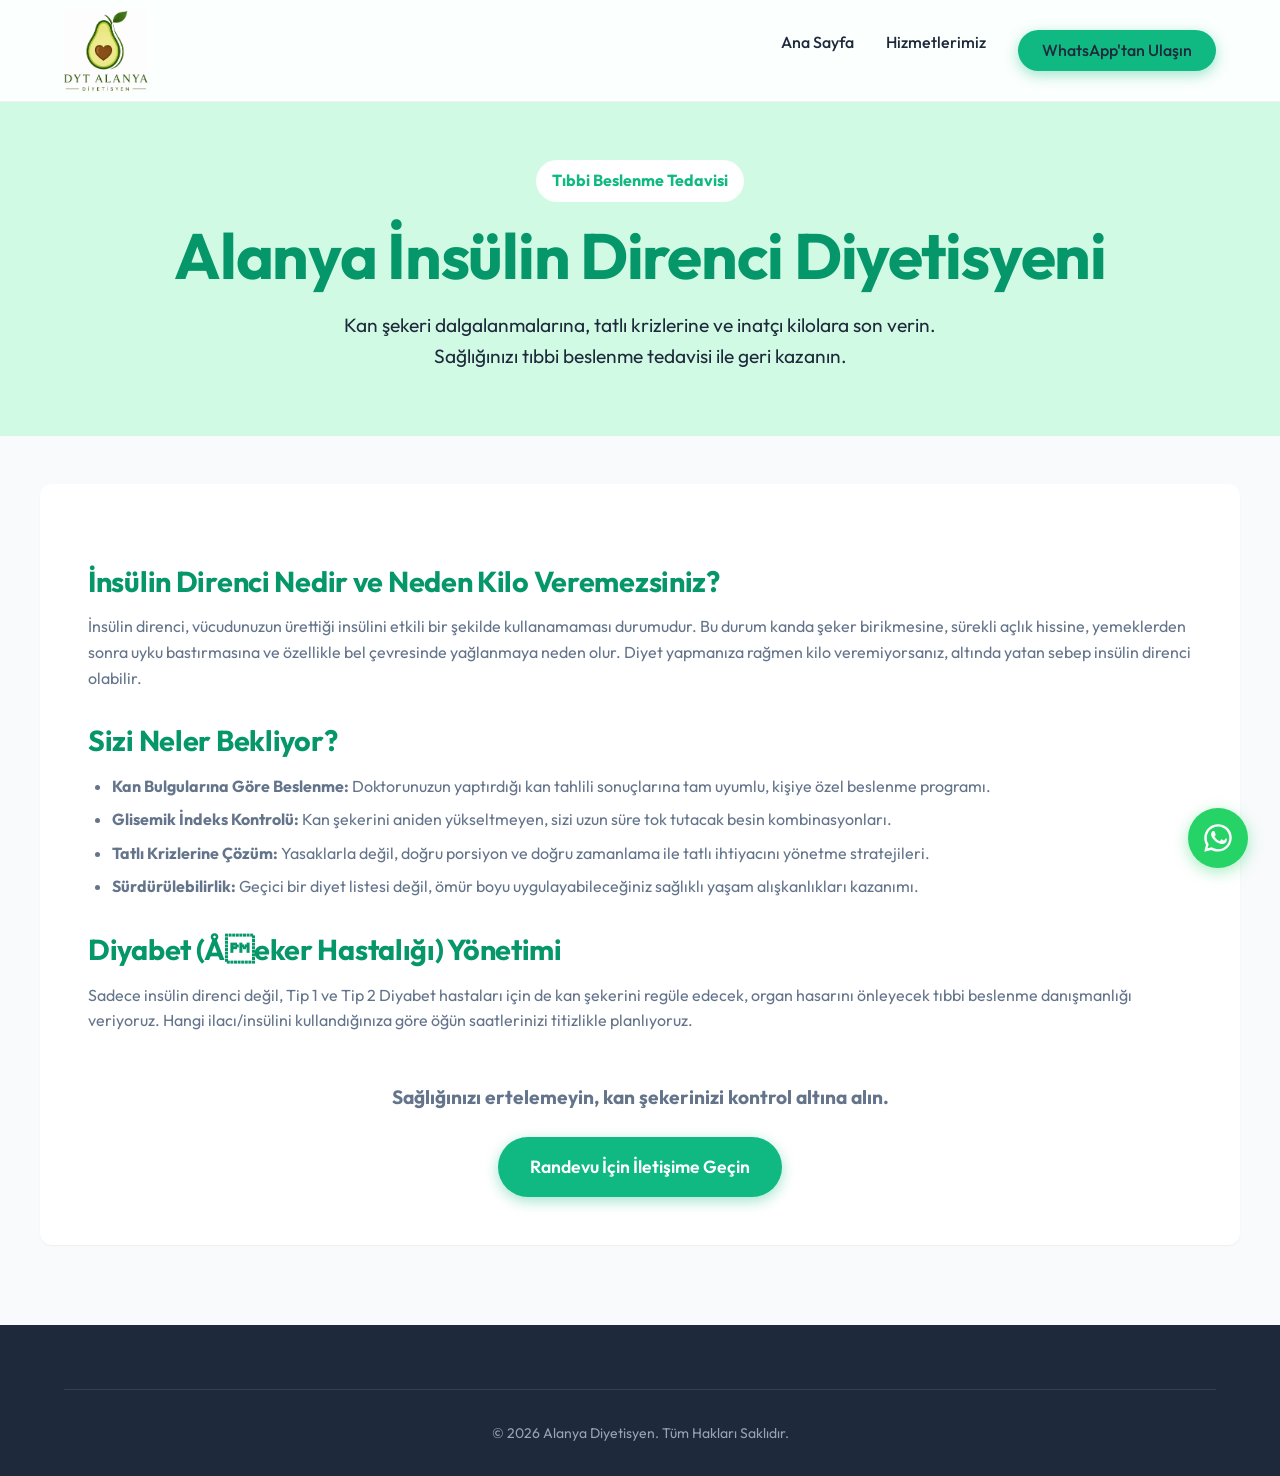
<file: hizmetler/insulin-direnci.html>
﻿<!DOCTYPE html>
<html lang="tr">
<head>
    <meta charset="UTF-8">
    <meta name="viewport" content="width=device-width, initial-scale=1.0">
    <!-- SEO Meta Tags - HIGHLY OPTIMIZED -->
    <title>Alanya İnsülin Direnci Diyetisyeni | Diyabet ve Beslenme Uzmanı</title>
    <meta name="description" content="Alanya'da insülin direnci ve diyabet hastaları için özel tıbbi beslenme tedavisi. Kan şekerinizi dengelemek ve kilo vermek için uzman diyetisyen randevusu alın.">
    <meta name="keywords" content="Alanya insülin direnci diyetisyeni, Alanya diyabet diyetisyeni, şeker hastalığı diyeti, tıbbi beslenme tedavisi alanya">
    
    <script type="application/ld+json">
    {
      "@context": "https://schema.org",
      "@type": "MedicalClinic",
      "name": "Alanya Diyetisyen | Dyt. Alanya",
      "url": "https://www.dytalanya.com",
      "telephone": "+905332526620",
      "address": {
        "@type": "PostalAddress",
        "streetAddress": "Alanya Merkez",
        "addressLocality": "Alanya",
        "addressRegion": "Antalya",
        "postalCode": "07400",
        "addressCountry": "TR"
      }
    }
    </script>
    <link rel="stylesheet" href="../styles.css">
</head>
<body>

    <!-- Header -->
    <header class="header">
        <div class="container nav-container">
            <a href="../index.html" class="logo">
                <img src="../LOGO.png" alt="Alanya Diyetisyen Logo">
            </a>
            <button class="mobile-menu-btn" aria-label="Menüyü aç"><svg width="28" height="28" viewBox="0 0 24 24" fill="none" stroke="currentColor" stroke-width="2" stroke-linecap="round" stroke-linejoin="round"><line x1="3" y1="12" x2="21" y2="12"></line><line x1="3" y1="6" x2="21" y2="6"></line><line x1="3" y1="18" x2="21" y2="18"></line></svg></button>
            <nav class="nav-links">
                <a href="../index.html">Ana Sayfa</a>
                <a href="../index.html#hizmetler">Hizmetlerimiz</a>
                <a href="https://wa.me/905332526620" class="btn btn-primary" style="padding: 0.5rem 1.5rem;">WhatsApp'tan Ulaşın</a>
            </nav>
        </div>
    </header>

    <!-- Page Header -->
    <section class="page-header">
        <div class="container">
            <div class="badge" style="background: white; color: var(--primary); padding: 0.5rem 1rem; border-radius: 50px; display: inline-block; font-weight: bold; margin-bottom: 1rem;">Tıbbi Beslenme Tedavisi</div>
            <h1 style="color: var(--primary-dark);">Alanya İnsülin Direnci Diyetisyeni</h1>
            <p style="font-size: 1.2rem; max-width: 600px; margin: 0 auto; color: var(--text-main);">Kan şekeri dalgalanmalarına, tatlı krizlerine ve inatçı kilolara son verin. Sağlığınızı tıbbi beslenme tedavisi ile geri kazanın.</p>
        </div>
    </section>

    <!-- Content Section -->
    <section class="section container">
        <div class="content-section">
            <h2>İnsülin Direnci Nedir ve Neden Kilo Veremezsiniz?</h2>
            <p>İnsülin direnci, vücudunuzun ürettiği insülini etkili bir şekilde kullanamaması durumudur. Bu durum kanda şeker birikmesine, sürekli açlık hissine, yemeklerden sonra uyku bastırmasına ve özellikle bel çevresinde yağlanmaya neden olur. Diyet yapmanıza rağmen kilo veremiyorsanız, altında yatan sebep insülin direnci olabilir.</p>
            
            <h2>Sizi Neler Bekliyor?</h2>
            <ul>
                <li><strong>Kan Bulgularına Göre Beslenme:</strong> Doktorunuzun yaptırdığı kan tahlili sonuçlarına tam uyumlu, kişiye özel beslenme programı.</li>
                <li><strong>Glisemik İndeks Kontrolü:</strong> Kan şekerini aniden yükseltmeyen, sizi uzun süre tok tutacak besin kombinasyonları.</li>
                <li><strong>Tatlı Krizlerine Çözüm:</strong> Yasaklarla değil, doğru porsiyon ve doğru zamanlama ile tatlı ihtiyacını yönetme stratejileri.</li>
                <li><strong>Sürdürülebilirlik:</strong> Geçici bir diyet listesi değil, ömür boyu uygulayabileceğiniz sağlıklı yaşam alışkanlıkları kazanımı.</li>
            </ul>

            <h2>Diyabet (Åeker Hastalığı) Yönetimi</h2>
            <p>Sadece insülin direnci değil, Tip 1 ve Tip 2 Diyabet hastaları için de kan şekerini regüle edecek, organ hasarını önleyecek tıbbi beslenme danışmanlığı veriyoruz. Hangi ilacı/insülini kullandığınıza göre öğün saatlerinizi titizlikle planlıyoruz.</p>

            <div style="margin-top: 3rem; text-align: center;">
                <p style="font-size: 1.2rem; font-weight: bold; margin-bottom: 1.5rem;">Sağlığınızı ertelemeyin, kan şekerinizi kontrol altına alın.</p>
                <a href="https://wa.me/905332526620" class="btn btn-primary" style="font-size: 1.1rem; padding: 1rem 2rem;">Randevu İçin İletişime Geçin</a>
            </div>
        </div>
    </section>

    <footer class="footer" style="margin-top: 0;">
        <div class="container">
            <div class="footer-bottom">
                &copy; 2026 Alanya Diyetisyen. Tüm Hakları Saklıdır.
            </div>
        </div>
    </footer>
    <script src="../script.js"></script>

    <!-- Floating WhatsApp Button -->
    <a href="https://wa.me/905332526620?text=Merhaba,%20bilgi%20alabilir%20miyim?" class="floating-whatsapp" target="_blank" rel="noopener noreferrer" aria-label="WhatsApp ile iletişime geçin">
        <svg viewBox="0 0 32 32" width="32" height="32" fill="currentColor">
            <path d="M16 2.25C8.4 2.25 2.25 8.4 2.25 16c0 2.44.63 4.75 1.75 6.78L2.25 29.75l7.16-1.87c2 .98 4.25 1.52 6.59 1.52 7.6 0 13.75-6.15 13.75-13.75S23.6 2.25 16 2.25zM16 27c-2.07 0-4.04-.54-5.78-1.5l-.41-.24-4.27 1.11 1.13-4.16-.27-.43c-1.07-1.74-1.65-3.76-1.65-5.9 0-6.22 5.06-11.28 11.28-11.28s11.28 5.06 11.28 11.28-5.06 11.28-11.28 11.28zm6.2-8.5c-.34-.17-2.01-1-2.32-1.11-.31-.11-.54-.17-.76.17s-.88 1.11-1.08 1.34c-.2.23-.4.26-.74.09-.34-.17-1.43-.53-2.73-1.69-1-1.01-1.68-2.26-1.88-2.6-.2-.34-.02-.53.15-.7.15-.15.34-.4.51-.6.17-.2.23-.34.34-.57.11-.23.06-.43-.03-.6-.09-.17-.76-1.84-1.04-2.52-.27-.67-.55-.58-.76-.59-.2-.01-.43-.01-.66-.01-.23 0-.6.09-.91.43-.31.34-1.2 1.17-1.2 2.85s1.23 3.3 1.4 3.53c.17.23 2.41 3.68 5.84 5.16 2.34 1 3.25 1.08 4.38.91 1.13-.17 3.22-1.31 3.68-2.59.46-1.28.46-2.38.32-2.59-.14-.21-.51-.33-.85-.5z"/>
        </svg>
    </a>
</body>
</html>
</file>
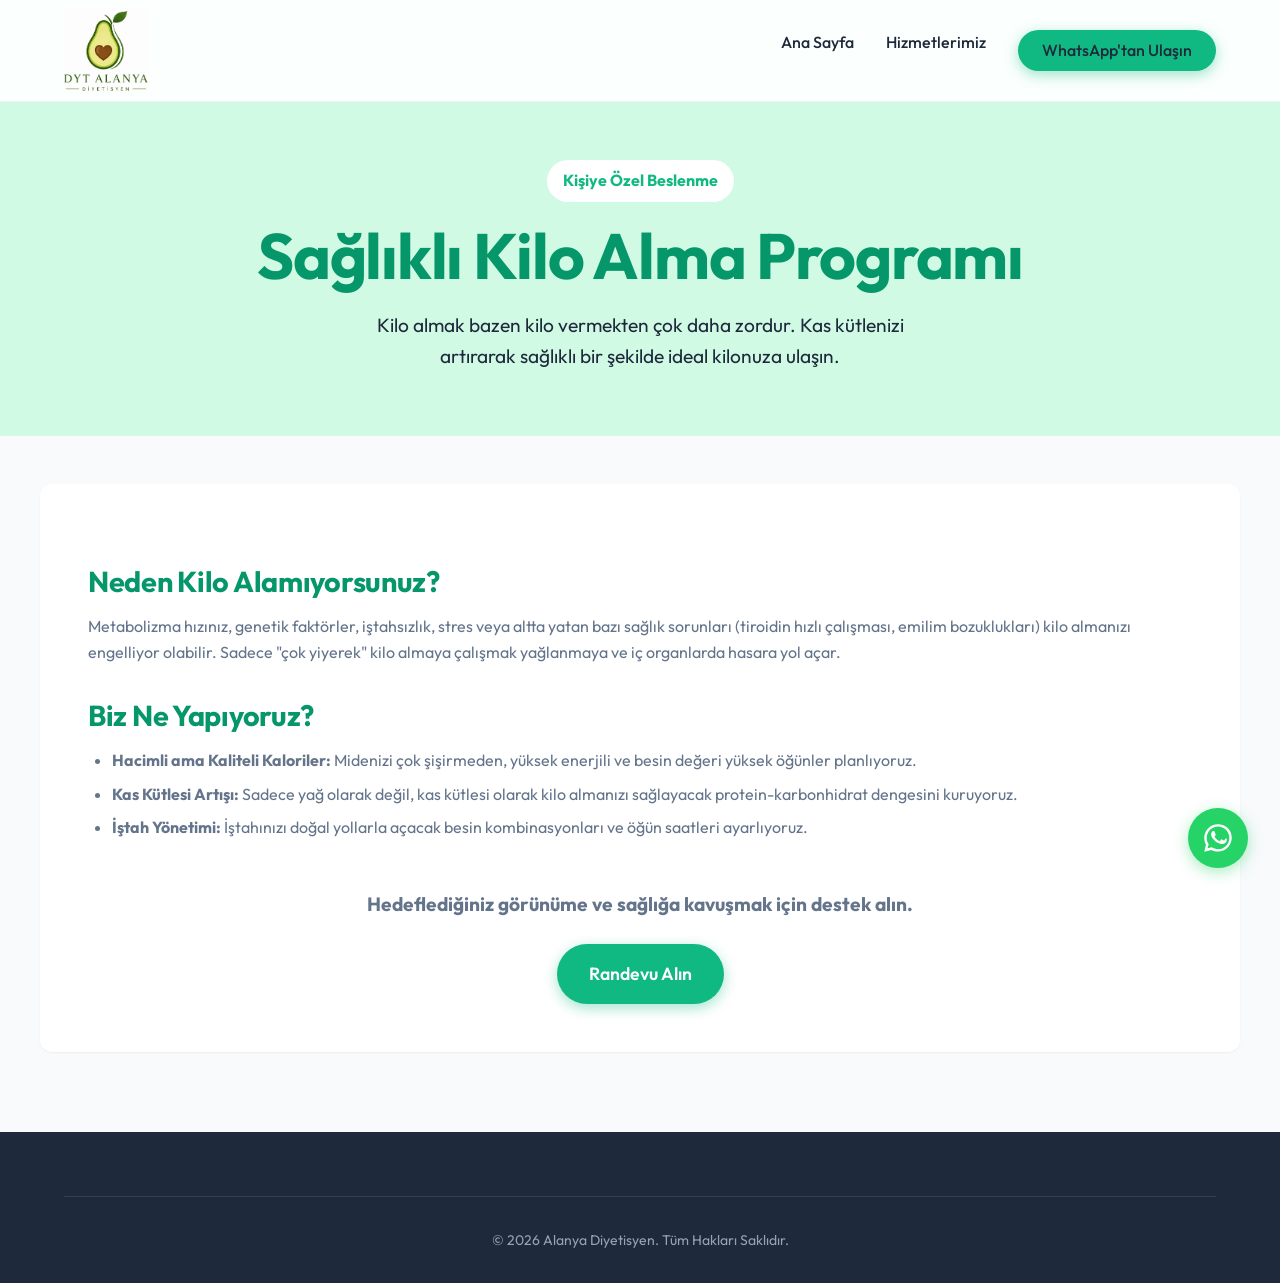
<file: hizmetler/kilo-alma.html>
﻿<!DOCTYPE html>
<html lang="tr">
<head>
    <meta charset="UTF-8">
    <meta name="viewport" content="width=device-width, initial-scale=1.0">
    <!-- SEO Meta Tags -->
    <title>Kilo Alma Diyetisyeni | Alanya Diyetisyen</title>
    <meta name="description" content="Alanya'da sağlıklı kilo alma ve kas kütlesi artırma programları. Ne yersem yiyeyim kilo alamıyorum diyenler için uzman çözümler.">
    
    <script type="application/ld+json">
    {
      "@context": "https://schema.org",
      "@type": "MedicalClinic",
      "name": "Alanya Diyetisyen | Dyt. Alanya",
      "url": "https://www.dytalanya.com",
      "telephone": "+905332526620",
      "address": {
        "@type": "PostalAddress",
        "streetAddress": "Alanya Merkez",
        "addressLocality": "Alanya",
        "addressRegion": "Antalya",
        "postalCode": "07400",
        "addressCountry": "TR"
      }
    }
    </script>
    <link rel="stylesheet" href="../styles.css">
</head>
<body>

    <header class="header">
        <div class="container nav-container">
            <a href="../index.html" class="logo">
                <img src="../LOGO.png" alt="Alanya Diyetisyen Logo">
            </a>
            <button class="mobile-menu-btn" aria-label="Menüyü aç"><svg width="28" height="28" viewBox="0 0 24 24" fill="none" stroke="currentColor" stroke-width="2" stroke-linecap="round" stroke-linejoin="round"><line x1="3" y1="12" x2="21" y2="12"></line><line x1="3" y1="6" x2="21" y2="6"></line><line x1="3" y1="18" x2="21" y2="18"></line></svg></button>
            <nav class="nav-links">
                <a href="../index.html">Ana Sayfa</a>
                <a href="../index.html#hizmetler">Hizmetlerimiz</a>
                <a href="https://wa.me/905332526620" class="btn btn-primary" style="padding: 0.5rem 1.5rem;">WhatsApp'tan Ulaşın</a>
            </nav>
        </div>
    </header>

    <section class="page-header">
        <div class="container">
            <div class="badge" style="background: white; color: var(--primary); padding: 0.5rem 1rem; border-radius: 50px; display: inline-block; font-weight: bold; margin-bottom: 1rem;">Kişiye Özel Beslenme</div>
            <h1 style="color: var(--primary-dark);">Sağlıklı Kilo Alma Programı</h1>
            <p style="font-size: 1.2rem; max-width: 600px; margin: 0 auto; color: var(--text-main);">Kilo almak bazen kilo vermekten çok daha zordur. Kas kütlenizi artırarak sağlıklı bir şekilde ideal kilonuza ulaşın.</p>
        </div>
    </section>

    <section class="section container">
        <div class="content-section">
            <h2>Neden Kilo Alamıyorsunuz?</h2>
            <p>Metabolizma hızınız, genetik faktörler, iştahsızlık, stres veya altta yatan bazı sağlık sorunları (tiroidin hızlı çalışması, emilim bozuklukları) kilo almanızı engelliyor olabilir. Sadece "çok yiyerek" kilo almaya çalışmak yağlanmaya ve iç organlarda hasara yol açar.</p>
            
            <h2>Biz Ne Yapıyoruz?</h2>
            <ul>
                <li><strong>Hacimli ama Kaliteli Kaloriler:</strong> Midenizi çok şişirmeden, yüksek enerjili ve besin değeri yüksek öğünler planlıyoruz.</li>
                <li><strong>Kas Kütlesi Artışı:</strong> Sadece yağ olarak değil, kas kütlesi olarak kilo almanızı sağlayacak protein-karbonhidrat dengesini kuruyoruz.</li>
                <li><strong>İştah Yönetimi:</strong> İştahınızı doğal yollarla açacak besin kombinasyonları ve öğün saatleri ayarlıyoruz.</li>
            </ul>

            <div style="margin-top: 3rem; text-align: center;">
                <p style="font-size: 1.2rem; font-weight: bold; margin-bottom: 1.5rem;">Hedeflediğiniz görünüme ve sağlığa kavuşmak için destek alın.</p>
                <a href="https://wa.me/905332526620" class="btn btn-primary" style="font-size: 1.1rem; padding: 1rem 2rem;">Randevu Alın</a>
            </div>
        </div>
    </section>

    <footer class="footer" style="margin-top: 0;">
        <div class="container">
            <div class="footer-bottom">
                &copy; 2026 Alanya Diyetisyen. Tüm Hakları Saklıdır.
            </div>
        </div>
    </footer>
    <script src="../script.js"></script>

    <!-- Floating WhatsApp Button -->
    <a href="https://wa.me/905332526620?text=Merhaba,%20bilgi%20alabilir%20miyim?" class="floating-whatsapp" target="_blank" rel="noopener noreferrer" aria-label="WhatsApp ile iletişime geçin">
        <svg viewBox="0 0 32 32" width="32" height="32" fill="currentColor">
            <path d="M16 2.25C8.4 2.25 2.25 8.4 2.25 16c0 2.44.63 4.75 1.75 6.78L2.25 29.75l7.16-1.87c2 .98 4.25 1.52 6.59 1.52 7.6 0 13.75-6.15 13.75-13.75S23.6 2.25 16 2.25zM16 27c-2.07 0-4.04-.54-5.78-1.5l-.41-.24-4.27 1.11 1.13-4.16-.27-.43c-1.07-1.74-1.65-3.76-1.65-5.9 0-6.22 5.06-11.28 11.28-11.28s11.28 5.06 11.28 11.28-5.06 11.28-11.28 11.28zm6.2-8.5c-.34-.17-2.01-1-2.32-1.11-.31-.11-.54-.17-.76.17s-.88 1.11-1.08 1.34c-.2.23-.4.26-.74.09-.34-.17-1.43-.53-2.73-1.69-1-1.01-1.68-2.26-1.88-2.6-.2-.34-.02-.53.15-.7.15-.15.34-.4.51-.6.17-.2.23-.34.34-.57.11-.23.06-.43-.03-.6-.09-.17-.76-1.84-1.04-2.52-.27-.67-.55-.58-.76-.59-.2-.01-.43-.01-.66-.01-.23 0-.6.09-.91.43-.31.34-1.2 1.17-1.2 2.85s1.23 3.3 1.4 3.53c.17.23 2.41 3.68 5.84 5.16 2.34 1 3.25 1.08 4.38.91 1.13-.17 3.22-1.31 3.68-2.59.46-1.28.46-2.38.32-2.59-.14-.21-.51-.33-.85-.5z"/>
        </svg>
    </a>
</body>
</html>
</file>
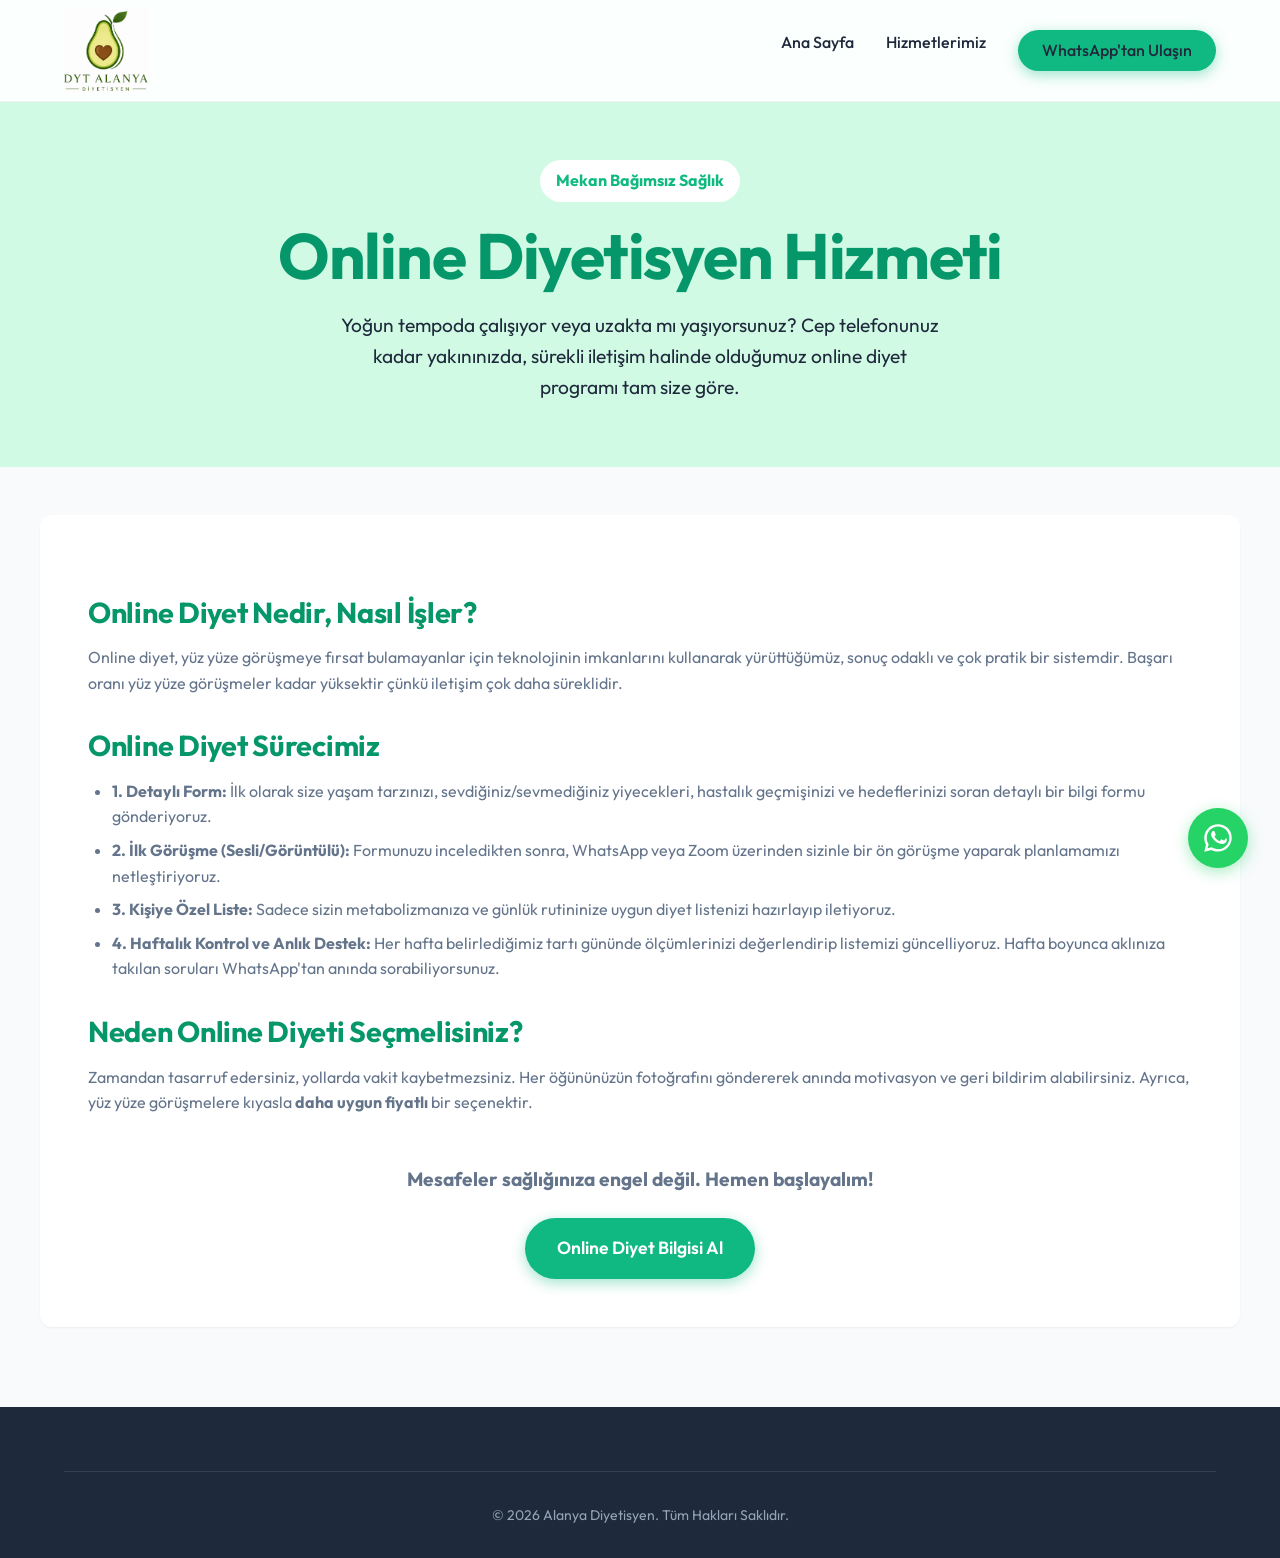
<file: hizmetler/online-diyet.html>
﻿<!DOCTYPE html>
<html lang="tr">
<head>
    <meta charset="UTF-8">
    <meta name="viewport" content="width=device-width, initial-scale=1.0">
    <!-- SEO Meta Tags - HIGHLY OPTIMIZED -->
    <title>Alanya Online Diyetisyen | Uygun Fiyatlı Evden Diyet</title>
    <meta name="description" content="Alanya'da ve tüm dünyada online diyetisyen hizmeti. WhatsApp üzerinden haftalık takip ve size özel uygun fiyatlı diyet listeleriyle hedefinize ulaşın.">
    <meta name="keywords" content="Alanya online diyet, online diyetisyen fiyatları, whatsapp diyet, uzaktan diyetisyen alanya, online zayıflama">
    
    <script type="application/ld+json">
    {
      "@context": "https://schema.org",
      "@type": "MedicalClinic",
      "name": "Alanya Diyetisyen | Dyt. Alanya",
      "url": "https://www.dytalanya.com",
      "telephone": "+905332526620",
      "address": {
        "@type": "PostalAddress",
        "streetAddress": "Alanya Merkez",
        "addressLocality": "Alanya",
        "addressRegion": "Antalya",
        "postalCode": "07400",
        "addressCountry": "TR"
      }
    }
    </script>
    <link rel="stylesheet" href="../styles.css">
</head>
<body>

    <!-- Header -->
    <header class="header">
        <div class="container nav-container">
            <a href="../index.html" class="logo">
                <img src="../LOGO.png" alt="Alanya Diyetisyen Logo">
            </a>
            <button class="mobile-menu-btn" aria-label="Menüyü aç"><svg width="28" height="28" viewBox="0 0 24 24" fill="none" stroke="currentColor" stroke-width="2" stroke-linecap="round" stroke-linejoin="round"><line x1="3" y1="12" x2="21" y2="12"></line><line x1="3" y1="6" x2="21" y2="6"></line><line x1="3" y1="18" x2="21" y2="18"></line></svg></button>
            <nav class="nav-links">
                <a href="../index.html">Ana Sayfa</a>
                <a href="../index.html#hizmetler">Hizmetlerimiz</a>
                <a href="https://wa.me/905332526620" class="btn btn-primary" style="padding: 0.5rem 1.5rem;">WhatsApp'tan Ulaşın</a>
            </nav>
        </div>
    </header>

    <!-- Page Header -->
    <section class="page-header">
        <div class="container">
            <div class="badge" style="background: white; color: var(--primary); padding: 0.5rem 1rem; border-radius: 50px; display: inline-block; font-weight: bold; margin-bottom: 1rem;">Mekan Bağımsız Sağlık</div>
            <h1 style="color: var(--primary-dark);">Online Diyetisyen Hizmeti</h1>
            <p style="font-size: 1.2rem; max-width: 600px; margin: 0 auto; color: var(--text-main);">Yoğun tempoda çalışıyor veya uzakta mı yaşıyorsunuz? Cep telefonunuz kadar yakınınızda, sürekli iletişim halinde olduğumuz online diyet programı tam size göre.</p>
        </div>
    </section>

    <!-- Content Section -->
    <section class="section container">
        <div class="content-section">
            <h2>Online Diyet Nedir, Nasıl İşler?</h2>
            <p>Online diyet, yüz yüze görüşmeye fırsat bulamayanlar için teknolojinin imkanlarını kullanarak yürüttüğümüz, sonuç odaklı ve çok pratik bir sistemdir. Başarı oranı yüz yüze görüşmeler kadar yüksektir çünkü iletişim çok daha süreklidir.</p>
            
            <h2>Online Diyet Sürecimiz</h2>
            <ul>
                <li><strong>1. Detaylı Form:</strong> İlk olarak size yaşam tarzınızı, sevdiğiniz/sevmediğiniz yiyecekleri, hastalık geçmişinizi ve hedeflerinizi soran detaylı bir bilgi formu gönderiyoruz.</li>
                <li><strong>2. İlk Görüşme (Sesli/Görüntülü):</strong> Formunuzu inceledikten sonra, WhatsApp veya Zoom üzerinden sizinle bir ön görüşme yaparak planlamamızı netleştiriyoruz.</li>
                <li><strong>3. Kişiye Özel Liste:</strong> Sadece sizin metabolizmanıza ve günlük rutininize uygun diyet listenizi hazırlayıp iletiyoruz.</li>
                <li><strong>4. Haftalık Kontrol ve Anlık Destek:</strong> Her hafta belirlediğimiz tartı gününde ölçümlerinizi değerlendirip listemizi güncelliyoruz. Hafta boyunca aklınıza takılan soruları WhatsApp'tan anında sorabiliyorsunuz.</li>
            </ul>

            <h2>Neden Online Diyeti Seçmelisiniz?</h2>
            <p>Zamandan tasarruf edersiniz, yollarda vakit kaybetmezsiniz. Her öğününüzün fotoğrafını göndererek anında motivasyon ve geri bildirim alabilirsiniz. Ayrıca, yüz yüze görüşmelere kıyasla <strong>daha uygun fiyatlı</strong> bir seçenektir.</p>

            <div style="margin-top: 3rem; text-align: center;">
                <p style="font-size: 1.2rem; font-weight: bold; margin-bottom: 1.5rem;">Mesafeler sağlığınıza engel değil. Hemen başlayalım!</p>
                <a href="https://wa.me/905332526620" class="btn btn-primary" style="font-size: 1.1rem; padding: 1rem 2rem;">Online Diyet Bilgisi Al</a>
            </div>
        </div>
    </section>

    <footer class="footer" style="margin-top: 0;">
        <div class="container">
            <div class="footer-bottom">
                &copy; 2026 Alanya Diyetisyen. Tüm Hakları Saklıdır.
            </div>
        </div>
    </footer>
    <script src="../script.js"></script>

    <!-- Floating WhatsApp Button -->
    <a href="https://wa.me/905332526620?text=Merhaba,%20bilgi%20alabilir%20miyim?" class="floating-whatsapp" target="_blank" rel="noopener noreferrer" aria-label="WhatsApp ile iletişime geçin">
        <svg viewBox="0 0 32 32" width="32" height="32" fill="currentColor">
            <path d="M16 2.25C8.4 2.25 2.25 8.4 2.25 16c0 2.44.63 4.75 1.75 6.78L2.25 29.75l7.16-1.87c2 .98 4.25 1.52 6.59 1.52 7.6 0 13.75-6.15 13.75-13.75S23.6 2.25 16 2.25zM16 27c-2.07 0-4.04-.54-5.78-1.5l-.41-.24-4.27 1.11 1.13-4.16-.27-.43c-1.07-1.74-1.65-3.76-1.65-5.9 0-6.22 5.06-11.28 11.28-11.28s11.28 5.06 11.28 11.28-5.06 11.28-11.28 11.28zm6.2-8.5c-.34-.17-2.01-1-2.32-1.11-.31-.11-.54-.17-.76.17s-.88 1.11-1.08 1.34c-.2.23-.4.26-.74.09-.34-.17-1.43-.53-2.73-1.69-1-1.01-1.68-2.26-1.88-2.6-.2-.34-.02-.53.15-.7.15-.15.34-.4.51-.6.17-.2.23-.34.34-.57.11-.23.06-.43-.03-.6-.09-.17-.76-1.84-1.04-2.52-.27-.67-.55-.58-.76-.59-.2-.01-.43-.01-.66-.01-.23 0-.6.09-.91.43-.31.34-1.2 1.17-1.2 2.85s1.23 3.3 1.4 3.53c.17.23 2.41 3.68 5.84 5.16 2.34 1 3.25 1.08 4.38.91 1.13-.17 3.22-1.31 3.68-2.59.46-1.28.46-2.38.32-2.59-.14-.21-.51-.33-.85-.5z"/>
        </svg>
    </a>
</body>
</html>
</file>
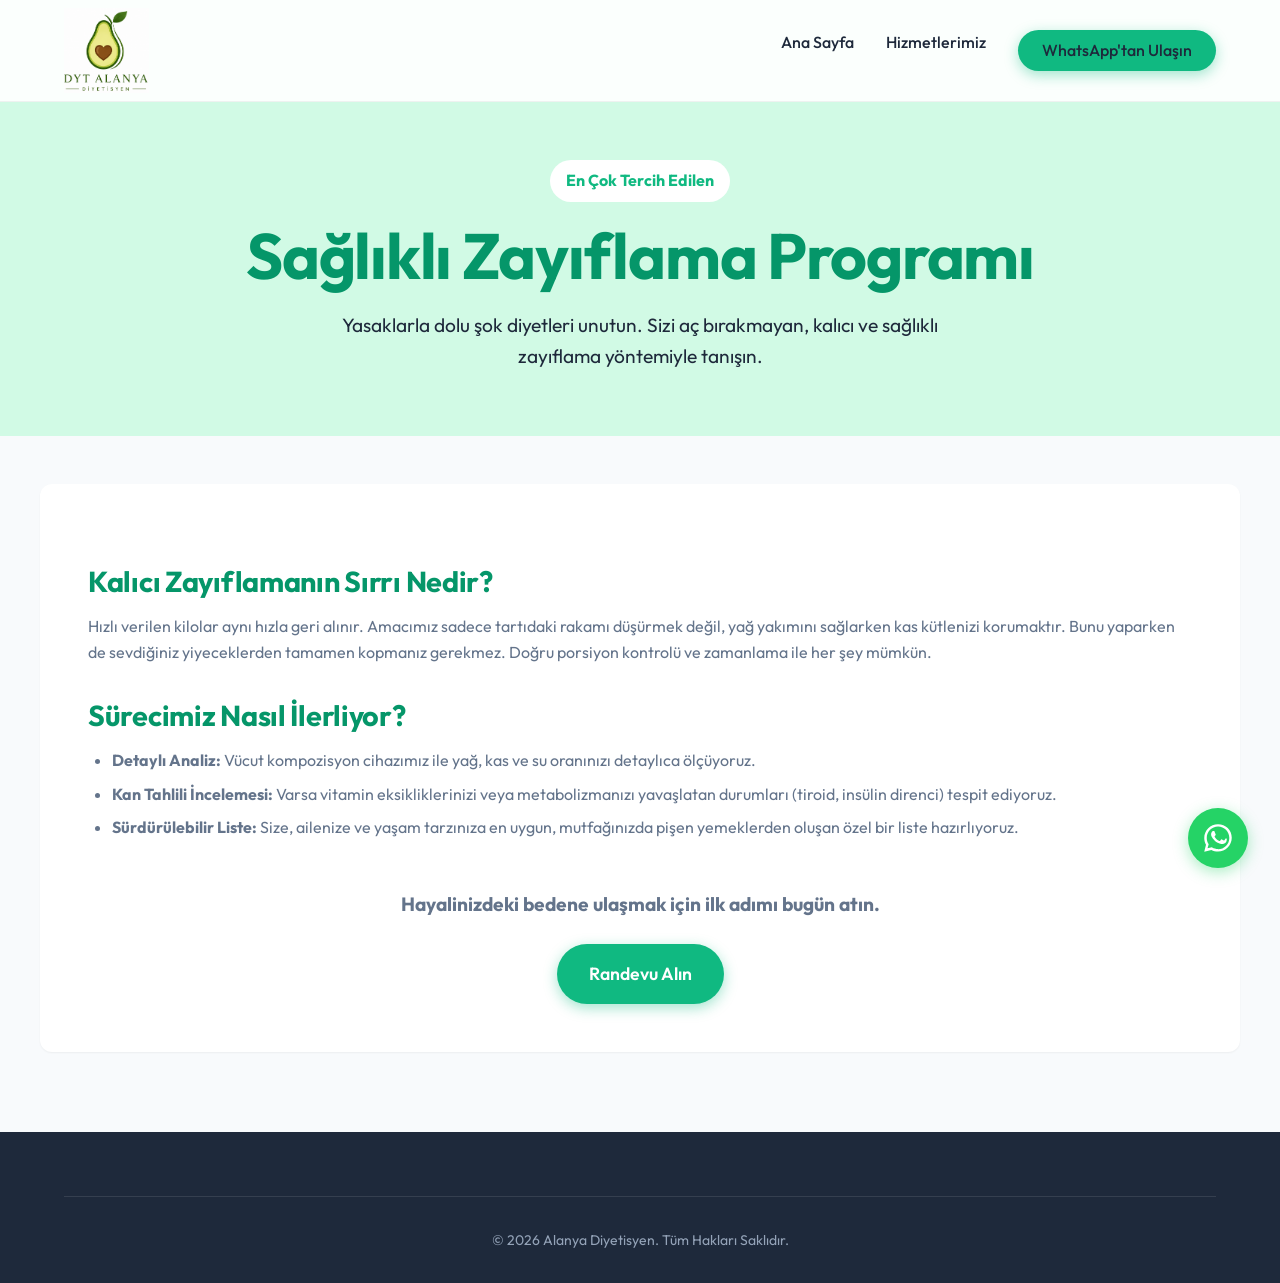
<file: hizmetler/saglikli-zayiflama.html>
﻿<!DOCTYPE html>
<html lang="tr">
<head>
    <meta charset="UTF-8">
    <meta name="viewport" content="width=device-width, initial-scale=1.0">
    <!-- SEO Meta Tags -->
    <title>Sağlıklı Zayıflama Diyetisyeni | Alanya Diyetisyen</title>
    <meta name="description" content="Alanya'da sağlıklı ve kalıcı kilo vermek için kişiye özel diyet programları. Aç kalmadan, sürdürülebilir zayıflama için randevu alın.">
    
    <script type="application/ld+json">
    {
      "@context": "https://schema.org",
      "@type": "MedicalClinic",
      "name": "Alanya Diyetisyen | Dyt. Alanya",
      "url": "https://www.dytalanya.com",
      "telephone": "+905332526620",
      "address": {
        "@type": "PostalAddress",
        "streetAddress": "Alanya Merkez",
        "addressLocality": "Alanya",
        "addressRegion": "Antalya",
        "postalCode": "07400",
        "addressCountry": "TR"
      }
    }
    </script>
    <link rel="stylesheet" href="../styles.css">
</head>
<body>

    <header class="header">
        <div class="container nav-container">
            <a href="../index.html" class="logo">
                <img src="../LOGO.png" alt="Alanya Diyetisyen Logo">
            </a>
            <button class="mobile-menu-btn" aria-label="Menüyü aç"><svg width="28" height="28" viewBox="0 0 24 24" fill="none" stroke="currentColor" stroke-width="2" stroke-linecap="round" stroke-linejoin="round"><line x1="3" y1="12" x2="21" y2="12"></line><line x1="3" y1="6" x2="21" y2="6"></line><line x1="3" y1="18" x2="21" y2="18"></line></svg></button>
            <nav class="nav-links">
                <a href="../index.html">Ana Sayfa</a>
                <a href="../index.html#hizmetler">Hizmetlerimiz</a>
                <a href="https://wa.me/905332526620" class="btn btn-primary" style="padding: 0.5rem 1.5rem;">WhatsApp'tan Ulaşın</a>
            </nav>
        </div>
    </header>

    <section class="page-header">
        <div class="container">
            <div class="badge" style="background: white; color: var(--primary); padding: 0.5rem 1rem; border-radius: 50px; display: inline-block; font-weight: bold; margin-bottom: 1rem;">En Çok Tercih Edilen</div>
            <h1 style="color: var(--primary-dark);">Sağlıklı Zayıflama Programı</h1>
            <p style="font-size: 1.2rem; max-width: 600px; margin: 0 auto; color: var(--text-main);">Yasaklarla dolu şok diyetleri unutun. Sizi aç bırakmayan, kalıcı ve sağlıklı zayıflama yöntemiyle tanışın.</p>
        </div>
    </section>

    <section class="section container">
        <div class="content-section">
            <h2>Kalıcı Zayıflamanın Sırrı Nedir?</h2>
            <p>Hızlı verilen kilolar aynı hızla geri alınır. Amacımız sadece tartıdaki rakamı düşürmek değil, yağ yakımını sağlarken kas kütlenizi korumaktır. Bunu yaparken de sevdiğiniz yiyeceklerden tamamen kopmanız gerekmez. Doğru porsiyon kontrolü ve zamanlama ile her şey mümkün.</p>
            
            <h2>Sürecimiz Nasıl İlerliyor?</h2>
            <ul>
                <li><strong>Detaylı Analiz:</strong> Vücut kompozisyon cihazımız ile yağ, kas ve su oranınızı detaylıca ölçüyoruz.</li>
                <li><strong>Kan Tahlili İncelemesi:</strong> Varsa vitamin eksikliklerinizi veya metabolizmanızı yavaşlatan durumları (tiroid, insülin direnci) tespit ediyoruz.</li>
                <li><strong>Sürdürülebilir Liste:</strong> Size, ailenize ve yaşam tarzınıza en uygun, mutfağınızda pişen yemeklerden oluşan özel bir liste hazırlıyoruz.</li>
            </ul>

            <div style="margin-top: 3rem; text-align: center;">
                <p style="font-size: 1.2rem; font-weight: bold; margin-bottom: 1.5rem;">Hayalinizdeki bedene ulaşmak için ilk adımı bugün atın.</p>
                <a href="https://wa.me/905332526620" class="btn btn-primary" style="font-size: 1.1rem; padding: 1rem 2rem;">Randevu Alın</a>
            </div>
        </div>
    </section>

    <footer class="footer" style="margin-top: 0;">
        <div class="container">
            <div class="footer-bottom">
                &copy; 2026 Alanya Diyetisyen. Tüm Hakları Saklıdır.
            </div>
        </div>
    </footer>
    <script src="../script.js"></script>

    <!-- Floating WhatsApp Button -->
    <a href="https://wa.me/905332526620?text=Merhaba,%20bilgi%20alabilir%20miyim?" class="floating-whatsapp" target="_blank" rel="noopener noreferrer" aria-label="WhatsApp ile iletişime geçin">
        <svg viewBox="0 0 32 32" width="32" height="32" fill="currentColor">
            <path d="M16 2.25C8.4 2.25 2.25 8.4 2.25 16c0 2.44.63 4.75 1.75 6.78L2.25 29.75l7.16-1.87c2 .98 4.25 1.52 6.59 1.52 7.6 0 13.75-6.15 13.75-13.75S23.6 2.25 16 2.25zM16 27c-2.07 0-4.04-.54-5.78-1.5l-.41-.24-4.27 1.11 1.13-4.16-.27-.43c-1.07-1.74-1.65-3.76-1.65-5.9 0-6.22 5.06-11.28 11.28-11.28s11.28 5.06 11.28 11.28-5.06 11.28-11.28 11.28zm6.2-8.5c-.34-.17-2.01-1-2.32-1.11-.31-.11-.54-.17-.76.17s-.88 1.11-1.08 1.34c-.2.23-.4.26-.74.09-.34-.17-1.43-.53-2.73-1.69-1-1.01-1.68-2.26-1.88-2.6-.2-.34-.02-.53.15-.7.15-.15.34-.4.51-.6.17-.2.23-.34.34-.57.11-.23.06-.43-.03-.6-.09-.17-.76-1.84-1.04-2.52-.27-.67-.55-.58-.76-.59-.2-.01-.43-.01-.66-.01-.23 0-.6.09-.91.43-.31.34-1.2 1.17-1.2 2.85s1.23 3.3 1.4 3.53c.17.23 2.41 3.68 5.84 5.16 2.34 1 3.25 1.08 4.38.91 1.13-.17 3.22-1.31 3.68-2.59.46-1.28.46-2.38.32-2.59-.14-.21-.51-.33-.85-.5z"/>
        </svg>
    </a>
</body>
</html>
</file>
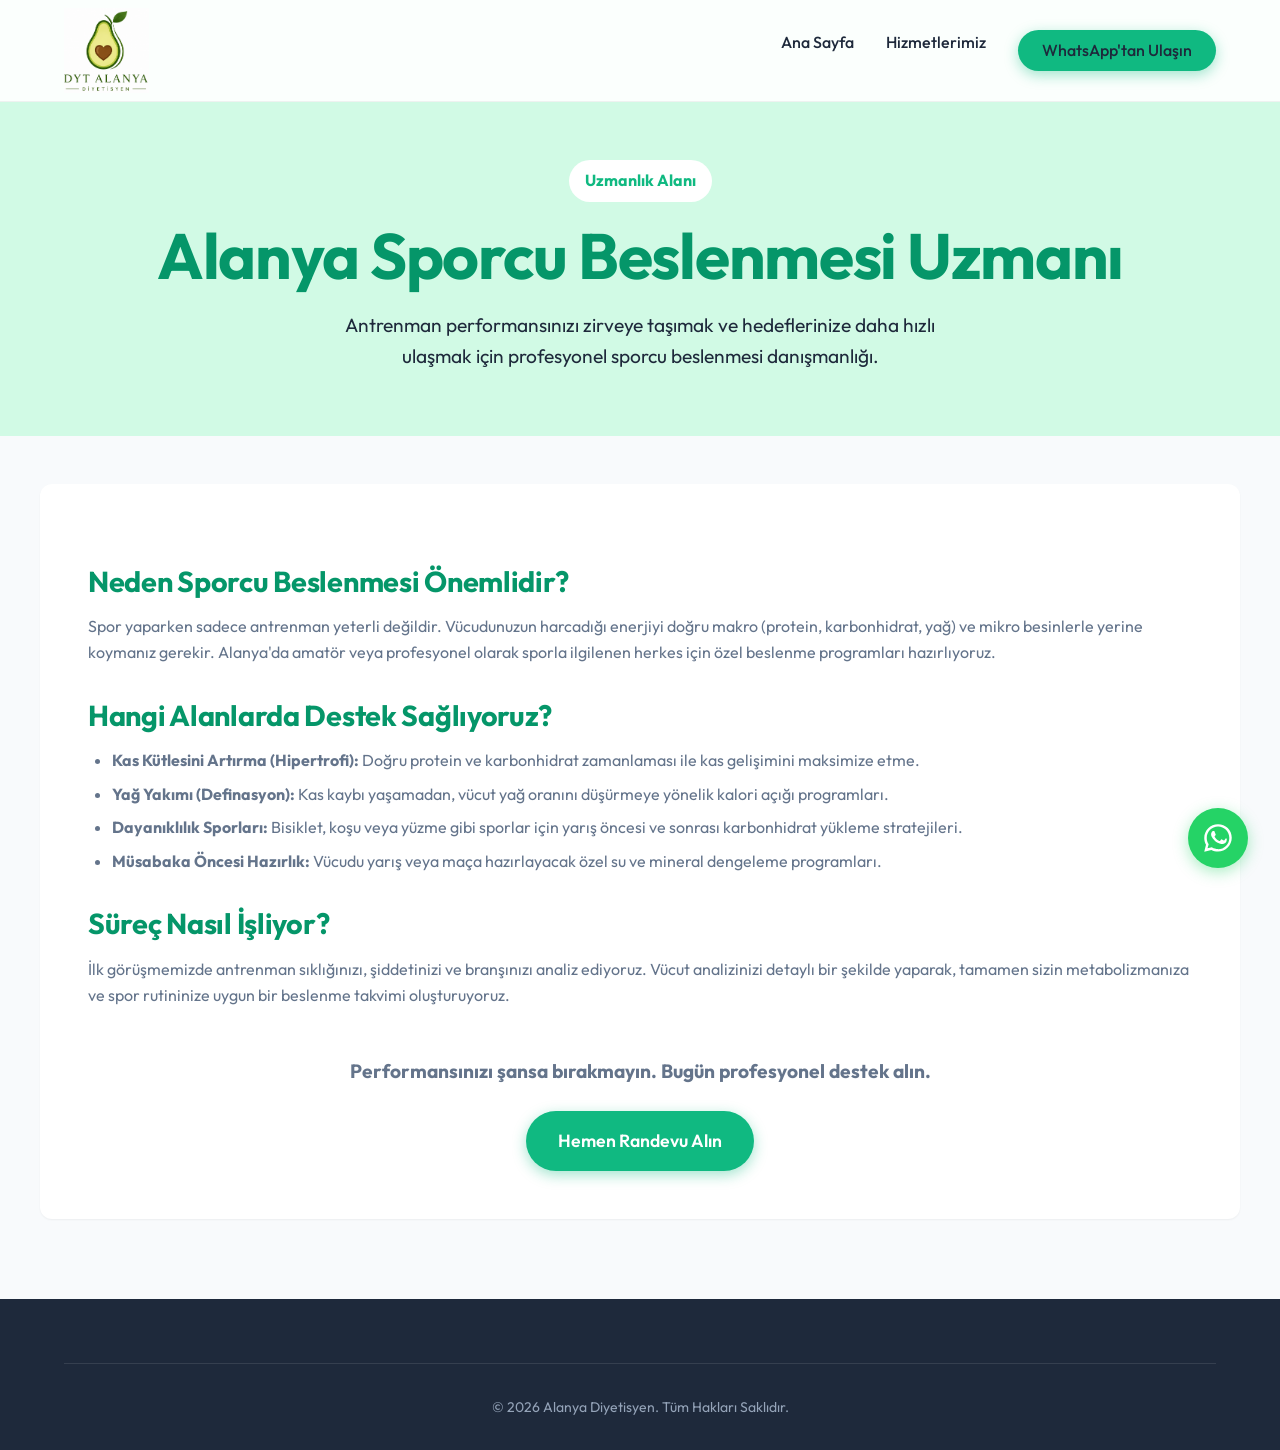
<file: hizmetler/sporcu-beslenmesi.html>
﻿<!DOCTYPE html>
<html lang="tr">
<head>
    <meta charset="UTF-8">
    <meta name="viewport" content="width=device-width, initial-scale=1.0">
    <!-- SEO Meta Tags - HIGHLY OPTIMIZED -->
    <title>Alanya Sporcu Beslenmesi Uzmanı | Performans Artırıcı Diyetisyen</title>
    <meta name="description" content="Alanya sporcu beslenmesi uzmanı ile kas kütlenizi artırın, yağ yakımını hızlandırın ve performansınızı maksimize edin. Size özel sporcu diyeti programları için randevu alın.">
    <meta name="keywords" content="Alanya sporcu beslenmesi uzmanı, Alanya sporcu diyetisyeni, kas yapma diyeti, performans beslenmesi alanya">
    
    <script type="application/ld+json">
    {
      "@context": "https://schema.org",
      "@type": "MedicalClinic",
      "name": "Alanya Diyetisyen | Dyt. Alanya",
      "url": "https://www.dytalanya.com",
      "telephone": "+905332526620",
      "address": {
        "@type": "PostalAddress",
        "streetAddress": "Alanya Merkez",
        "addressLocality": "Alanya",
        "addressRegion": "Antalya",
        "postalCode": "07400",
        "addressCountry": "TR"
      }
    }
    </script>
    <link rel="stylesheet" href="../styles.css">
</head>
<body>

    <!-- Header -->
    <header class="header">
        <div class="container nav-container">
            <a href="../index.html" class="logo">
                <img src="../LOGO.png" alt="Alanya Diyetisyen Logo">
            </a>
            
            <button class="mobile-menu-btn" aria-label="Menüyü aç"><svg width="28" height="28" viewBox="0 0 24 24" fill="none" stroke="currentColor" stroke-width="2" stroke-linecap="round" stroke-linejoin="round"><line x1="3" y1="12" x2="21" y2="12"></line><line x1="3" y1="6" x2="21" y2="6"></line><line x1="3" y1="18" x2="21" y2="18"></line></svg></button>
            
            <nav class="nav-links">
                <a href="../index.html">Ana Sayfa</a>
                <a href="../index.html#hizmetler">Hizmetlerimiz</a>
                <a href="https://wa.me/905332526620" class="btn btn-primary" style="padding: 0.5rem 1.5rem;">WhatsApp'tan Ulaşın</a>
            </nav>
        </div>
    </header>

    <!-- Page Header -->
    <section class="page-header">
        <div class="container">
            <div class="badge" style="background: white; color: var(--primary); padding: 0.5rem 1rem; border-radius: 50px; display: inline-block; font-weight: bold; margin-bottom: 1rem;">Uzmanlık Alanı</div>
            <h1 style="color: var(--primary-dark);">Alanya Sporcu Beslenmesi Uzmanı</h1>
            <p style="font-size: 1.2rem; max-width: 600px; margin: 0 auto; color: var(--text-main);">Antrenman performansınızı zirveye taşımak ve hedeflerinize daha hızlı ulaşmak için profesyonel sporcu beslenmesi danışmanlığı.</p>
        </div>
    </section>

    <!-- Content Section -->
    <section class="section container">
        <div class="content-section">
            <h2>Neden Sporcu Beslenmesi Önemlidir?</h2>
            <p>Spor yaparken sadece antrenman yeterli değildir. Vücudunuzun harcadığı enerjiyi doğru makro (protein, karbonhidrat, yağ) ve mikro besinlerle yerine koymanız gerekir. Alanya'da amatör veya profesyonel olarak sporla ilgilenen herkes için özel beslenme programları hazırlıyoruz.</p>
            
            <h2>Hangi Alanlarda Destek Sağlıyoruz?</h2>
            <ul>
                <li><strong>Kas Kütlesini Artırma (Hipertrofi):</strong> Doğru protein ve karbonhidrat zamanlaması ile kas gelişimini maksimize etme.</li>
                <li><strong>Yağ Yakımı (Definasyon):</strong> Kas kaybı yaşamadan, vücut yağ oranını düşürmeye yönelik kalori açığı programları.</li>
                <li><strong>Dayanıklılık Sporları:</strong> Bisiklet, koşu veya yüzme gibi sporlar için yarış öncesi ve sonrası karbonhidrat yükleme stratejileri.</li>
                <li><strong>Müsabaka Öncesi Hazırlık:</strong> Vücudu yarış veya maça hazırlayacak özel su ve mineral dengeleme programları.</li>
            </ul>

            <h2>Süreç Nasıl İşliyor?</h2>
            <p>İlk görüşmemizde antrenman sıklığınızı, şiddetinizi ve branşınızı analiz ediyoruz. Vücut analizinizi detaylı bir şekilde yaparak, tamamen sizin metabolizmanıza ve spor rutininize uygun bir beslenme takvimi oluşturuyoruz.</p>

            <div style="margin-top: 3rem; text-align: center;">
                <p style="font-size: 1.2rem; font-weight: bold; margin-bottom: 1.5rem;">Performansınızı şansa bırakmayın. Bugün profesyonel destek alın.</p>
                <a href="https://wa.me/905332526620" class="btn btn-primary" style="font-size: 1.1rem; padding: 1rem 2rem;">Hemen Randevu Alın</a>
            </div>
        </div>
    </section>

    <!-- Footer -->
    <footer class="footer" style="margin-top: 0;">
        <div class="container">
            <div class="footer-bottom">
                &copy; 2026 Alanya Diyetisyen. Tüm Hakları Saklıdır.
            </div>
        </div>
    </footer>

    <script src="../script.js"></script>

    <!-- Floating WhatsApp Button -->
    <a href="https://wa.me/905332526620?text=Merhaba,%20bilgi%20alabilir%20miyim?" class="floating-whatsapp" target="_blank" rel="noopener noreferrer" aria-label="WhatsApp ile iletişime geçin">
        <svg viewBox="0 0 32 32" width="32" height="32" fill="currentColor">
            <path d="M16 2.25C8.4 2.25 2.25 8.4 2.25 16c0 2.44.63 4.75 1.75 6.78L2.25 29.75l7.16-1.87c2 .98 4.25 1.52 6.59 1.52 7.6 0 13.75-6.15 13.75-13.75S23.6 2.25 16 2.25zM16 27c-2.07 0-4.04-.54-5.78-1.5l-.41-.24-4.27 1.11 1.13-4.16-.27-.43c-1.07-1.74-1.65-3.76-1.65-5.9 0-6.22 5.06-11.28 11.28-11.28s11.28 5.06 11.28 11.28-5.06 11.28-11.28 11.28zm6.2-8.5c-.34-.17-2.01-1-2.32-1.11-.31-.11-.54-.17-.76.17s-.88 1.11-1.08 1.34c-.2.23-.4.26-.74.09-.34-.17-1.43-.53-2.73-1.69-1-1.01-1.68-2.26-1.88-2.6-.2-.34-.02-.53.15-.7.15-.15.34-.4.51-.6.17-.2.23-.34.34-.57.11-.23.06-.43-.03-.6-.09-.17-.76-1.84-1.04-2.52-.27-.67-.55-.58-.76-.59-.2-.01-.43-.01-.66-.01-.23 0-.6.09-.91.43-.31.34-1.2 1.17-1.2 2.85s1.23 3.3 1.4 3.53c.17.23 2.41 3.68 5.84 5.16 2.34 1 3.25 1.08 4.38.91 1.13-.17 3.22-1.31 3.68-2.59.46-1.28.46-2.38.32-2.59-.14-.21-.51-.33-.85-.5z"/>
        </svg>
    </a>
</body>
</html>
</file>
<file: styles.css>
@import url('https://fonts.googleapis.com/css2?family=Outfit:wght@300;400;500;600;700;800&display=swap');

:root {
  --primary: #10B981; /* Emerald Green - Trust, Health */
  --primary-dark: #059669;
  --primary-light: #D1FAE5;
  --secondary: #F8FAFC; /* Very light gray/blue for backgrounds */
  --text-main: #1E293B; /* Slate 800 */
  --text-muted: #64748B; /* Slate 500 */
  --white: #FFFFFF;
  --shadow-sm: 0 1px 2px 0 rgb(0 0 0 / 0.05);
  --shadow-md: 0 4px 6px -1px rgb(0 0 0 / 0.1), 0 2px 4px -2px rgb(0 0 0 / 0.1);
  --shadow-lg: 0 10px 15px -3px rgb(0 0 0 / 0.1), 0 4px 6px -4px rgb(0 0 0 / 0.1);
  --radius: 12px;
  --transition: all 0.3s cubic-bezier(0.4, 0, 0.2, 1);
}

* {
  margin: 0;
  padding: 0;
  box-sizing: border-box;
}

body {
  font-family: 'Outfit', sans-serif;
  color: var(--text-main);
  background-color: var(--secondary);
  line-height: 1.6;
  overflow-x: hidden;
}

a {
  text-decoration: none;
  color: inherit;
}

ul {
  list-style: none;
}

/* Typography */
h1, h2, h3, h4 {
  line-height: 1.2;
  font-weight: 700;
  color: var(--text-main);
  margin-bottom: 1rem;
}

h1 { font-size: clamp(2.5rem, 5vw, 4rem); letter-spacing: -0.02em; }
h2 { font-size: clamp(2rem, 4vw, 3rem); letter-spacing: -0.01em; }
p { margin-bottom: 1rem; color: var(--text-muted); }

/* Layout & Containers */
.container {
  width: 100%;
  max-width: 1200px;
  margin: 0 auto;
  padding: 0 1.5rem;
}

.section {
  padding: 5rem 0;
}

/* Header & Nav */
.header {
  position: fixed;
  top: 0;
  left: 0;
  width: 100%;
  background: rgba(255, 255, 255, 0.9);
  backdrop-filter: blur(10px);
  -webkit-backdrop-filter: blur(10px);
  z-index: 1000;
  border-bottom: 1px solid rgba(0,0,0,0.05);
  transition: var(--transition);
}

.nav-container {
  display: flex;
  justify-content: space-between;
  align-items: center;
  min-height: 100px;
  padding: 0.5rem 1.5rem;
}

.logo {
  font-size: 1.5rem;
  font-weight: 800;
  color: var(--primary);
  display: flex;
  align-items: center;
  gap: 0.5rem;
}

.logo img {
  height: 85px;
  width: auto;
  object-fit: contain;
}

.nav-links {
  display: flex;
  gap: 2rem;
}

.nav-links a {
  font-weight: 500;
  color: var(--text-main);
  transition: var(--transition);
  position: relative;
}

.nav-links a::after {
  content: '';
  position: absolute;
  bottom: -4px;
  left: 0;
  width: 0;
  height: 2px;
  background: var(--primary);
  transition: var(--transition);
}

.nav-links a:hover {
  color: var(--primary);
}

.nav-links a:hover::after {
  width: 100%;
}

/* Buttons */
.btn {
  display: inline-flex;
  align-items: center;
  justify-content: center;
  padding: 0.875rem 1.75rem;
  border-radius: 50px;
  font-weight: 600;
  transition: var(--transition);
  cursor: pointer;
  border: none;
  gap: 0.5rem;
}

.btn-primary {
  background: var(--primary);
  color: var(--white);
  box-shadow: 0 4px 14px 0 rgba(16, 185, 129, 0.39);
}

.btn-primary:hover {
  background: var(--primary-dark);
  transform: translateY(-2px);
  box-shadow: 0 6px 20px rgba(16, 185, 129, 0.23);
  color: var(--white);
}

.btn-outline {
  background: transparent;
  color: var(--primary);
  border: 2px solid var(--primary);
}

.btn-outline:hover {
  background: var(--primary-light);
}

/* Hero Section */
.hero {
  padding: 10rem 0 6rem;
  background: linear-gradient(135deg, var(--secondary) 0%, var(--primary-light) 100%);
  position: relative;
  overflow: hidden;
}

.hero-content {
  display: grid;
  grid-template-columns: 1fr 1fr;
  gap: 4rem;
  align-items: center;
}

.hero-text .badge {
  display: inline-block;
  padding: 0.5rem 1rem;
  background: var(--white);
  color: var(--primary-dark);
  border-radius: 50px;
  font-weight: 600;
  font-size: 0.875rem;
  margin-bottom: 1.5rem;
  box-shadow: var(--shadow-sm);
  animation: float 3s ease-in-out infinite;
}

.hero-text h1 span {
  color: var(--primary);
}

.hero-image {
  position: relative;
}

.floating-badge {
  position: absolute;
  top: -20px;
  right: -20px;
  background: rgba(255, 255, 255, 0.95);
  backdrop-filter: blur(10px);
  padding: 1rem;
  border-radius: 16px;
  box-shadow: 0 10px 30px rgba(0,0,0,0.1);
  z-index: 10;
  display: flex;
  flex-direction: column;
  align-items: center;
  animation: float 4s ease-in-out infinite;
}

.floating-badge span {
  font-size: 1.2rem;
  margin-bottom: 0.2rem;
}

.floating-badge small {
  font-weight: 700;
  color: var(--primary-dark);
}

.hero-image img {
  width: 100%;
  border-radius: 20px;
  box-shadow: var(--shadow-lg);
  transform: perspective(1000px) rotateY(-5deg);
  transition: var(--transition);
}

.hero-image img:hover {
  transform: perspective(1000px) rotateY(0deg) scale(1.02);
}

/* Features/Services Grid */
.services-grid {
  display: grid;
  grid-template-columns: repeat(auto-fit, minmax(320px, 1fr));
  gap: 2rem;
  margin-top: 4rem;
}

.service-card {
  background: var(--white);
  padding: 3rem 2rem;
  border-radius: 24px;
  box-shadow: 0 4px 24px rgba(0, 0, 0, 0.04);
  transition: var(--transition);
  border: none;
  text-align: center;
  display: flex;
  flex-direction: column;
  align-items: center;
}

.service-card:hover {
  transform: translateY(-8px);
  box-shadow: 0 12px 32px rgba(16, 185, 129, 0.12);
}

.service-icon {
  width: 72px;
  height: 72px;
  background: linear-gradient(135deg, var(--secondary) 0%, var(--primary-light) 100%);
  color: var(--primary-dark);
  border-radius: 50%;
  display: flex;
  align-items: center;
  justify-content: center;
  margin-bottom: 2rem;
  box-shadow: inset 0 2px 4px rgba(255,255,255,0.5);
}

.service-icon svg {
  width: 32px;
  height: 32px;
}

.service-card h3 {
  font-size: 1.25rem;
  margin-bottom: 0.75rem;
}

.service-link {
  display: inline-flex;
  align-items: center;
  color: var(--primary);
  font-weight: 600;
  margin-top: 1rem;
  font-size: 0.9rem;
}

.service-link svg {
  margin-left: 0.5rem;
  transition: var(--transition);
}

.service-card:hover .service-link svg {
  transform: translateX(5px);
}

/* Banner CTA */
.cta-banner {
  background: var(--primary);
  border-radius: 24px;
  padding: 4rem 2rem;
  text-align: center;
  color: var(--white);
  margin: 4rem 0;
  position: relative;
  overflow: hidden;
}

.cta-banner h2, .cta-banner p {
  color: var(--white);
  position: relative;
  z-index: 2;
}

.cta-banner .btn {
  background: var(--white);
  color: var(--primary-dark);
  margin-top: 2rem;
  position: relative;
  z-index: 2;
}

/* Footer */
.footer {
  background: var(--text-main);
  color: var(--white);
  padding: 4rem 0 2rem;
  margin-top: 4rem;
}

.footer-grid {
  display: grid;
  grid-template-columns: 2fr 1fr 1fr;
  gap: 4rem;
  margin-bottom: 3rem;
}

.footer h4 {
  color: var(--white);
  margin-bottom: 1.5rem;
}

.footer p {
  color: #94A3B8;
}

.footer-links li {
  margin-bottom: 0.75rem;
}

.footer-links a {
  color: #94A3B8;
  transition: var(--transition);
}

.footer-links a:hover {
  color: var(--primary);
  padding-left: 5px;
}

.footer-bottom {
  text-align: center;
  padding-top: 2rem;
  border-top: 1px solid rgba(255,255,255,0.1);
  color: #94A3B8;
  font-size: 0.875rem;
}

/* Animations */
@keyframes float {
  0% { transform: translateY(0px); }
  50% { transform: translateY(-10px); }
  100% { transform: translateY(0px); }
}

/* Mobile Responsive */
.mobile-menu-btn {
  display: none;
  font-size: 1.5rem;
  background: none;
  border: none;
  color: var(--text-main);
  cursor: pointer;
}

@media (max-width: 992px) {
  .hero-content {
    grid-template-columns: 1fr;
    text-align: center;
  }
  .hero-text .badge { margin: 0 auto 1.5rem; }
  .footer-grid { grid-template-columns: 1fr; gap: 2rem; }
}

@media (max-width: 768px) {
  .nav-links {
    position: absolute;
    top: 80px;
    left: 0;
    width: 100%;
    background: var(--white);
    flex-direction: column;
    padding: 2rem;
    gap: 1.5rem;
    box-shadow: var(--shadow-md);
    transform: translateY(-150%);
    transition: var(--transition);
    opacity: 0;
  }
  .nav-links.active {
    transform: translateY(0);
    opacity: 1;
  }
  .mobile-menu-btn { display: block; }
  h1 { font-size: 2.5rem; }
}

/* SEO Content Pages Styling */
.page-header {
  padding: 10rem 0 4rem;
  background: var(--primary-light);
  text-align: center;
}

.content-section {
  background: var(--white);
  border-radius: var(--radius);
  padding: 3rem;
  box-shadow: var(--shadow-sm);
  margin-top: -2rem;
  position: relative;
  z-index: 10;
}

.content-section h2 {
  font-size: 1.8rem;
  color: var(--primary-dark);
  margin-top: 2rem;
}

.content-section ul {
  list-style: disc;
  margin-left: 1.5rem;
  margin-bottom: 1.5rem;
  color: var(--text-muted);
}
.content-section li { margin-bottom: 0.5rem; }

/* Mobile Optimizations */
@media (max-width: 768px) {
  .logo img {
    height: 70px; /* Scale down logo on mobile */
  }
  .nav-container {
    min-height: 80px;
  }
}

/* Floating WhatsApp */
.floating-whatsapp {
  position: fixed;
  bottom: 2rem;
  right: 2rem;
  background-color: #25D366;
  color: white;
  width: 60px;
  height: 60px;
  border-radius: 50%;
  display: flex;
  align-items: center;
  justify-content: center;
  box-shadow: 0 4px 15px rgba(37, 211, 102, 0.4);
  z-index: 1000;
  transition: all 0.3s ease;
}
.floating-whatsapp:hover {
  transform: scale(1.1) translateY(-5px);
  box-shadow: 0 6px 20px rgba(37, 211, 102, 0.6);
  color: white;
}
@media (max-width: 768px) {
  .floating-whatsapp {
    bottom: 1.5rem;
    right: 1.5rem;
    width: 50px;
    height: 50px;
  }
  .floating-whatsapp svg {
    width: 24px;
    height: 24px;
  }
}
</file>
